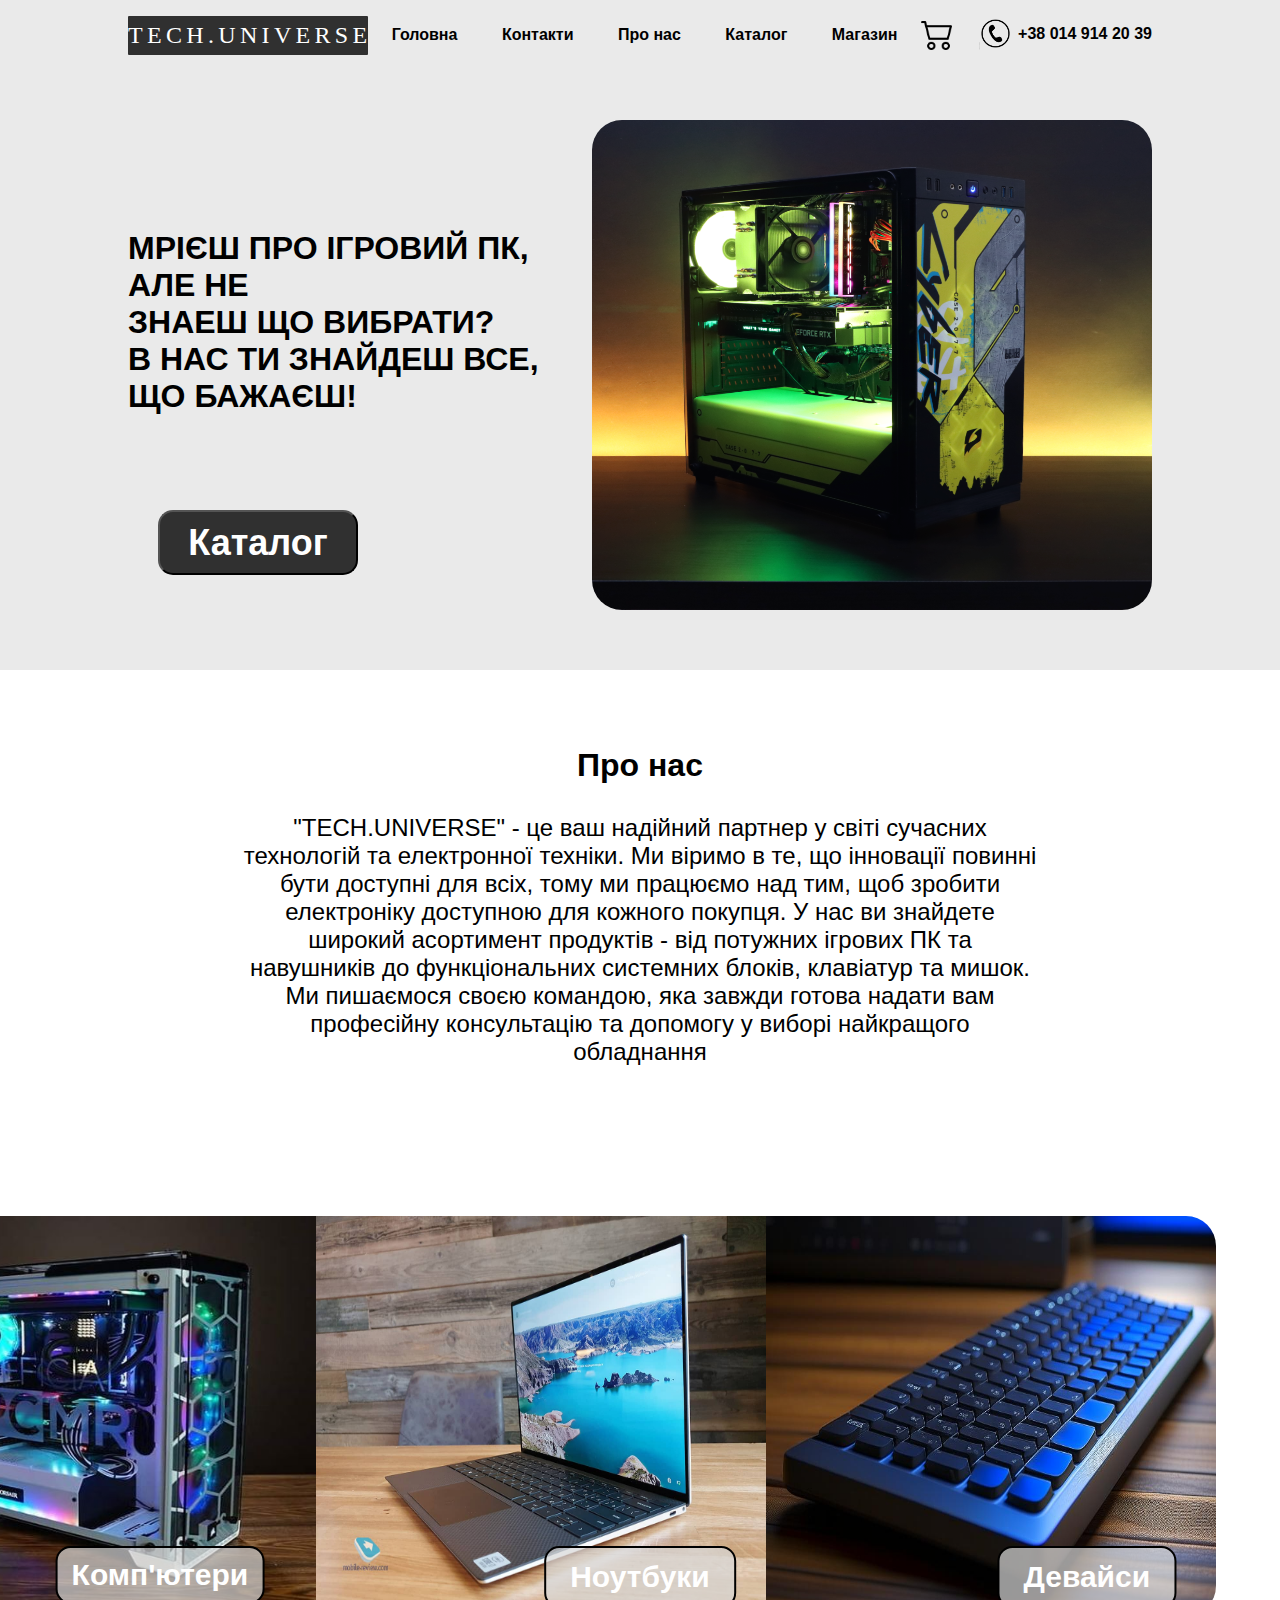
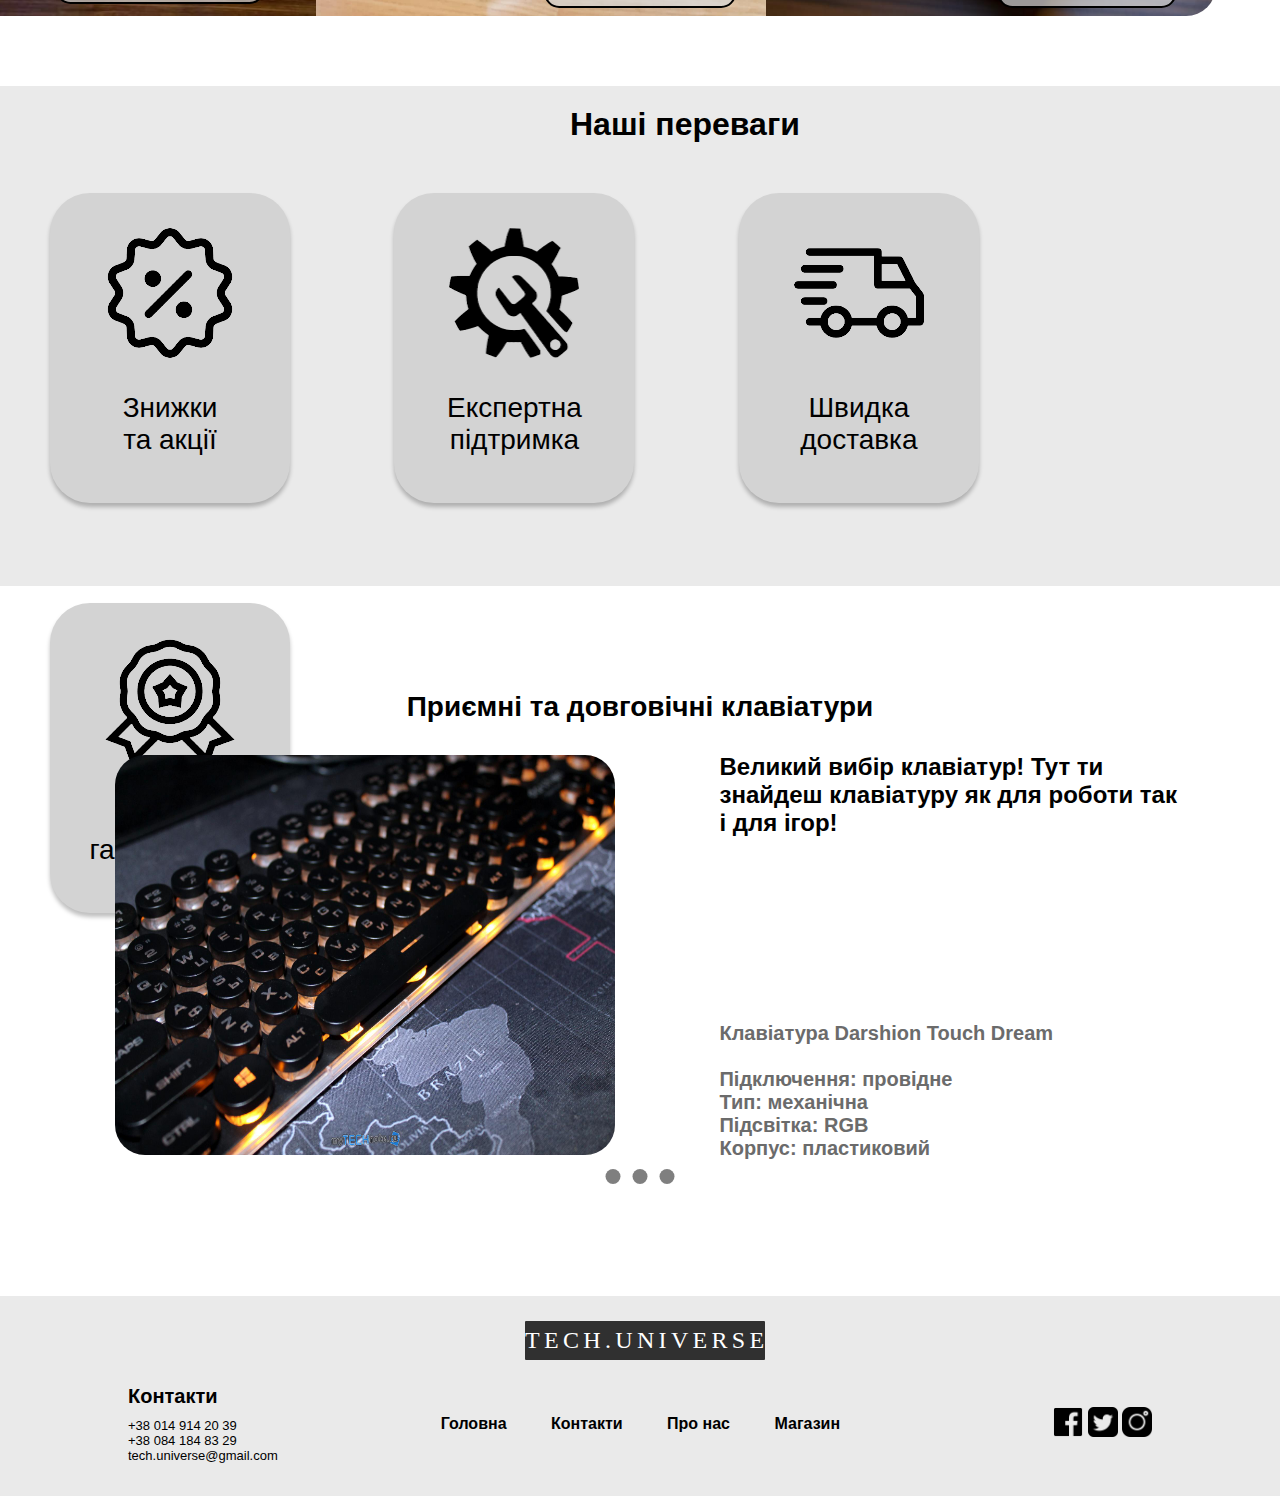
<file: TECH.UNIVERSE/index.html>
<!DOCTYPE html>
<html lang="en">

<head>
    <meta charset="UTF-8">
    <meta name="viewport" content="width=device-width, initial-scale=1.0">
    <title>Document</title>

    <link rel="stylesheet" href="styles/styles.css">
    <script src="scripts/main.js"></script>
</head>

<body>

    <!-- Header -->

    <header class="navbar">

        <div class="navbar-container">

            <span class="brand-container"><a href="#" class="navbar-brand">TECH.UNIVERSE</a></span>

            <div class="navbar-wrap">

                <ul class="navbar-menu">
                    <li><a href="#">Головна</a></li>
                    <li><a href="#">Контакти</a></li>
                    <li><a href="#">Про нас</a></li>
                    <li><a href="#">Каталог</a></li>
                    <li><a href="shop.html" target="_parent">Магазин</a></li>
                </ul>

            </div>

            <div class="navbar-right-menu">

                <a href="#" class="shop-icon"><img src="images/shop icon.png" alt="shop icon" width="33"
                        height="33"></a>
                <img class="phone-icon" src="images/phone icon.png" alt="phone icon" width="33" height="33">
                <p class="number-phone">+38 014 914 20 39</p>

            </div>

        </div>

    </header>






    <!-- Container Main 1 -->

    <div class="container-main-1">

        <div class="content-main-1">

            <img class="img-number-1" src="images/computer1.png" alt="photo">

            <div class="container-main-1-left-content">
                <p>МРІЄШ ПРО ІГРОВИЙ ПК, АЛЕ НЕ<br> ЗНАЕШ ЩО ВИБРАТИ?<br>В НАС ТИ ЗНАЙДЕШ ВСЕ,<br>ЩО БАЖАЄШ!</p>
                <button onclick="openShop()">Каталог</button>
            </div>

        </div>

    </div>





    <!-- Container Main 2 -->

    <div class="container-main-2">

        <div class="content-main-2">

            <h2>Про нас</h2>
            <p>"TECH.UNIVERSE" - це ваш надійний партнер у світі сучасних технологій та електронної техніки. Ми віримо в
                те,
                що інновації повинні бути доступні для всіх, тому ми працюємо над тим, щоб зробити електроніку доступною
                для
                кожного покупця. У нас ви знайдете широкий асортимент продуктів - від потужних ігрових ПК та навушників
                до
                функціональних системних блоків, клавіатур та мишок. Ми пишаємося своєю командою, яка завжди готова
                надати
                вам професійну консультацію та допомогу у виборі найкращого обладнання</p>
        </div>

    </div>





    <!-- Container Main 3 -->

    <div class="container-main-3">

        <div class="content-main-3">

            <div class="container-img">
                <img class="img-1" src="images/computer2.jpg" alt="computer1">
                <img class="img-2" src="images/laptops1.jpg" alt="laptops1">
                <img class="img-3" src="images/keyboard1.png" alt="keyboard4">
            </div>


            <div class="container-btn">
                <button onclick="openComputer()" class="btn-1">Комп'ютери</button>
                <button onclick="openLaptop()" class="btn-2">Ноутбуки</button>
                <button onclick="openKeyboard()" class="btn-3">Девайси</button>
            </div>

        </div>

    </div>





    <!-- Container Main 4 -->

    <div class="container-main-4">

        <div class="content-main-4">

            <h2>Наші переваги</h2>

            <div class="items-advantages">

                <div class="item-adv">
                    <img src="images/advantages-icon1.png" alt="advantages-icon1">
                    <p>Знижки<br>та акції</p>
                </div>

                <div class="item-adv">
                    <img src="images/advantages-item2.png" alt="advantages-icon2">
                    <p>Експертна<br>підтримка</p>
                </div>

                <div class="item-adv">
                    <img src="images/advantages-item3.png" alt="advantages-icon3">
                    <p>Швидка<br>доставка</p>
                </div>

                <div class="item-adv">
                    <img src="images/advantages-item4.png" alt="advantages-icon4">
                    <p>Якість<br>гарантована</p>
                </div>

            </div>

        </div>

    </div>






    <!-- Slider -->

    <div class="container-slider">

        <div class="slider middle">

            <div class="slides">

                <input type="radio" name="r" id="r1" checked>
                <input type="radio" name="r" id="r2">
                <input type="radio" name="r" id="r3">

                <div class="slide s1">

                    <h3 class="title-sliders">Приємні та довговічні клавіатури</h3>

                    <div class="content-all">

                        <img src="images/keyboard4.jpg" alt="keyboard4" class="img">

                        <div class="content-text">
                            <h2 class="h2-1-2">Великий вибір клавіатур! Тут ти <br>
                                знайдеш клавіатуру як для роботи так <br>
                                і для ігор!</h2>
                            <p>Клавіатура Darshion Touch Dream<br><br>
                                Підключення: провідне <br>
                                Тип: механічна <br>
                                Підсвітка: RGB <br>
                                Корпус: пластиковий</p>
                        </div>

                    </div>
                </div>

                <div class="slide">

                    <h3 class="title-sliders">Потужні та швидкі комп'ютери</h3>

                    <div class="content-all">

                        <img src="images/computer5.jpg" alt="computer5" class="img">

                        <div class="content-text">
                            <h2 class="h2-1-2">В нас найкрасивіші та найпотужніші <br>
                                комп'ютери з нівітніми відеокартами <br>
                                та процесорами!
                            </h2>
                            <p>Комп'ютер ARTLINE Gaming <br><br>
                                Процесор: Intel Core i7-13700F <br>
                                Відеокарта: GeForce RTX 4070 <br>
                                Об'єм оперативної пам'яті: 32 ГБ <br>
                                Охолодження: водяне</p>
                        </div>

                    </div>

                </div>

                <div class="slide">
                    <h3 class="title-sliders">Надійні та красиві комп'ютерні миші</h3>

                    <div class="content-all">
                        <img src="images/mice3.webp" alt="mice3" class="img">

                        <div class="content-text">
                            <h2 class="h2-3">Знаходь свій ідеальний спутник для <br>
                                роботи та гри – великий вибір <br>
                                надійних брендів комп'ютерних <br>
                                мишей, які не тільки дововічні, але й <br>
                                доступні для всіх бюджетів!</h2>
                            <p>Комп'ютерна мишка Motospeed V70 <br><br>
                                Підключення: провідне <br>
                                Розмір миші: велика <br>
                                Тип датчика: оптичний <br>
                                Довжина кабелю, м: 1.7</p>
                        </div>
                    </div>
                </div>

            </div>

            <div class="navigation">
                <label for="r1" class="bar"></label>
                <label for="r2" class="bar"></label>
                <label for="r3" class="bar"></label>
            </div>

        </div>

    </div>


    <!-- Flooter -->

    <div class="flooter">

        <div class="flooter-brand-container">
            <span class="brand-container"><a href="#" class="navbar-brand">TECH.UNIVERSE</a></span>
        </div>

        <div class="flooter-container">

            <div class="contact-container">
                <h3>Контакти</h3>
                <p>+38 014 914 20 39 <br>
                    +38 084 184 83 29 <br>
                    tech.universe@gmail.com</p>
            </div>

            <div class="navbar-wrap">
                <ul class="navbar-menu">
                    <li><a href="#">Головна</a></li>
                    <li><a href="#">Контакти</a></li>
                    <li><a href="#">Про нас</a></li>
                    <li><a href="#">Магазин</a></li>
                </ul>
            </div>

            <div class="icon-container">
                <img src="images/facebook icon.png" alt="facebook">
                <img src="images/twitter icon.png" alt="twitter">
                <img src="images/instagram icon.png" alt="instagram">
            </div>

        </div>

    </div>

</body>

</html>
</file>
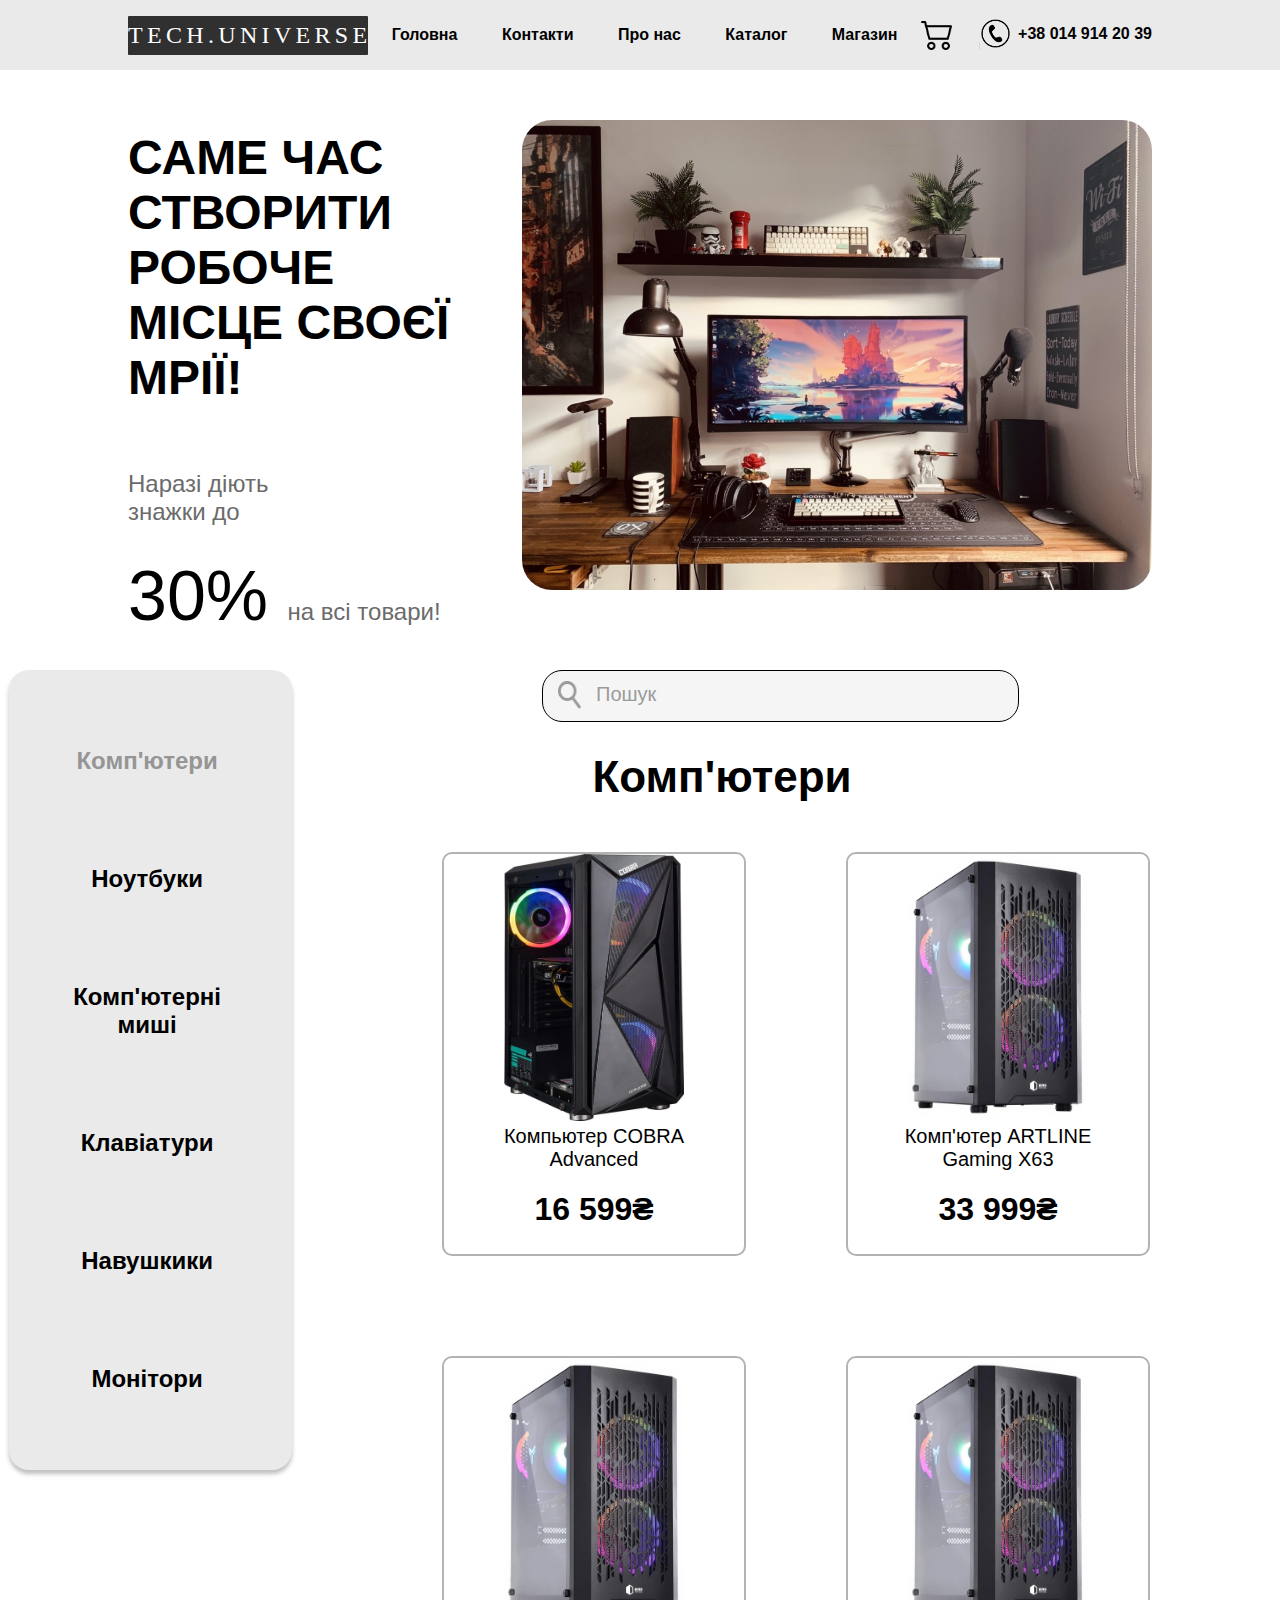
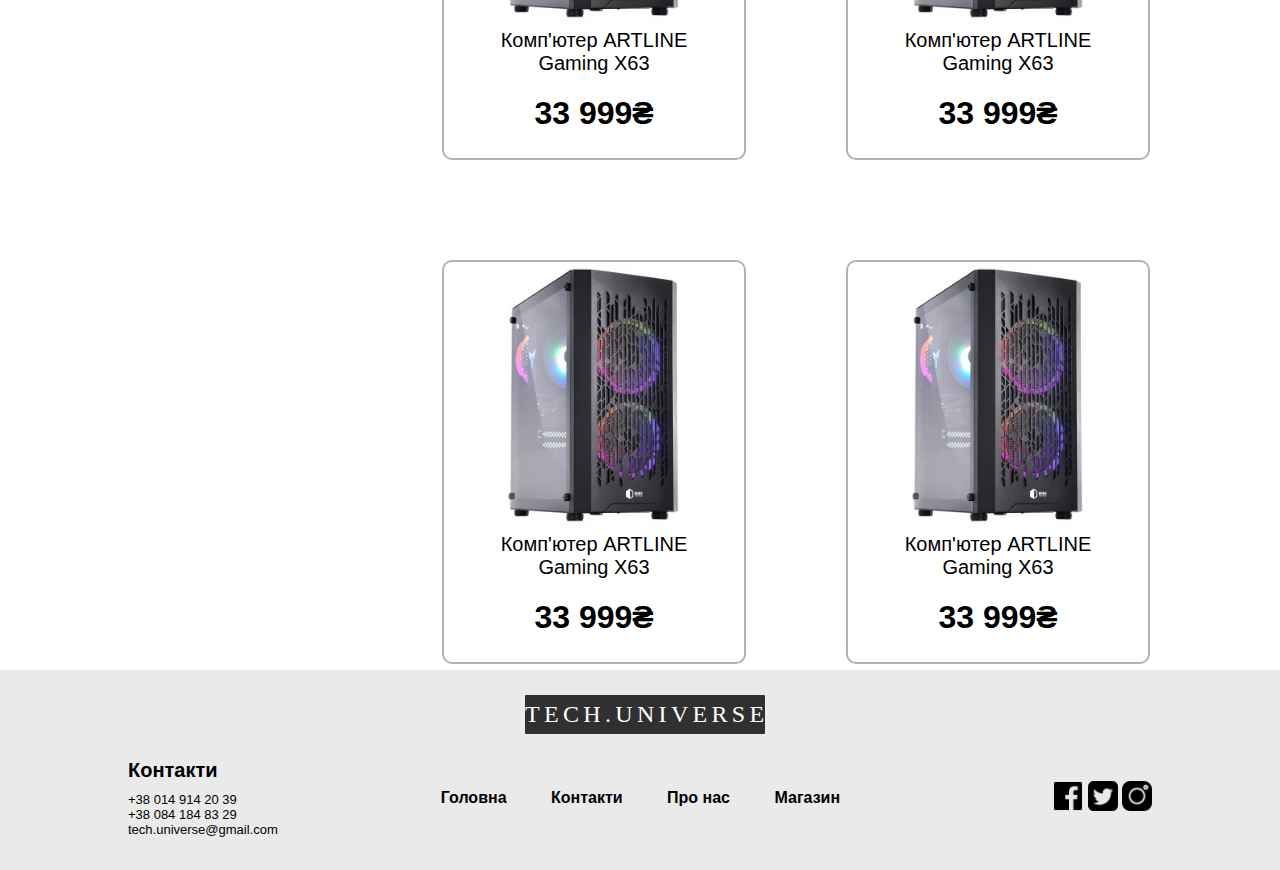
<file: TECH.UNIVERSE/computer.html>
<!DOCTYPE html>
<html lang="en">

<head>
    <meta charset="UTF-8">
    <meta name="viewport" content="width=device-width, initial-scale=1.0">
    <title>Document</title>

    <link rel="stylesheet" href="styles/styles-computer.css">
</head>

<body>

    <header class="navbar">

        <div class="navbar-container">

            <span class="brand-container"><a href="index.html" target="_parent"
                    class="navbar-brand">TECH.UNIVERSE</a></span>

            <div class="navbar-wrap">

                <ul class="navbar-menu">
                    <li><a href="index.html" target="_parent">Головна</a></li>
                    <li><a href="#">Контакти</a></li>
                    <li><a href="index.html" target="_parent">Про нас</a></li>
                    <li><a href="#">Каталог</a></li>
                    <li><a href="shop.html" target="_parent">Магазин</a></li>
                </ul>

            </div>

            <div class="navbar-right-menu">

                <a href="#" class="shop-icon"><img src="images/shop icon.png" alt="shop icon" width="33"
                        height="33"></a>
                <img class="phone-icon" src="images/phone icon.png" alt="phone icon" width="33" height="33">
                <p class="number-phone">+38 014 914 20 39</p>

            </div>

        </div>

    </header>


    <!-- Container Shop 1 -->

    <div class="container-main-1">

        <div class="content-main-1">

            <img class="img-number-1" src="images/comp-st.jpg" alt="photo">

            <div class="container-1-left-content">
                <p class="left-text-1">САМЕ ЧАС <br>
                    СТВОРИТИ РОБОЧЕ <br>
                    МІСЦЕ СВОЄЇ МРІЇ!</p>
                <p class="left-text-2">Наразі діють <br>
                    знажки до</p>
                <p class="left-text-3">30% <span>на всі товари!</span></p>
            </div>

        </div>

    </div>





    <!-- Container Shop 2 -->

    <div class="container-main-2">

        <div class="right-menu">

            <div class="search">
                <img src="images/lupa.png" alt="lupa">
                <p>Пошук</p>
            </div>

            <h2>Комп'ютери</h2>

            <div class="list-goods">

                <div class="item-list">

                    <div>
                        <img class="img-comp" src="images/computer3.png" alt="computer3">
                        <p class="item-info">Компьютер COBRA <br> Advanced</p>
                        <p class="item-price">16 599₴</p>
                    </div>

                    <div>
                        <img class="img-comp" src="images/computer4.png" alt="computer4">
                        <p class="item-info">Комп'ютер ARTLINE <br> Gaming X63</p>
                        <p class="item-price">33 999₴</p>
                    </div>

                </div>

                <div class="item-list">

                    <div>
                        <img class="img-comp" src="images/computer4.png" alt="computer4">
                        <p class="item-info">Комп'ютер ARTLINE <br> Gaming X63</p>
                        <p class="item-price">33 999₴</p>
                    </div>

                    <div>
                        <img class="img-comp" src="images/computer4.png" alt="computer4">
                        <p class="item-info">Комп'ютер ARTLINE <br> Gaming X63</p>
                        <p class="item-price">33 999₴</p>
                    </div>

                </div>

                <div class="item-list">

                    <div>
                        <img class="img-comp" src="images/computer4.png" alt="computer4">
                        <p class="item-info">Комп'ютер ARTLINE <br> Gaming X63</p>
                        <p class="item-price">33 999₴</p>
                    </div>

                    <div>
                        <img class="img-comp" src="images/computer4.png" alt="computer4">
                        <p class="item-info">Комп'ютер ARTLINE <br> Gaming X63</p>
                        <p class="item-price">33 999₴</p>
                    </div>
                </div>

            </div>

        </div>

        <div class="left-menu">
            <ul class="list-left-menu">
                <li><a href="#"><span>Комп'ютери</span></a></li>
                <li><a href="laptop.html" target="_parent">Ноутбуки</a></li>
                <li><a href="mice.html" target="_parent">Комп'ютерні миші</a></li>
                <li><a href="keyboard.html" target="_parent">Клавіатури</a></li>
                <li><a href="headphone.html" target="_parent">Навушкики</a></li>
                <li><a href="monitor.html" target="_parent">Монітори</a></li>
            </ul>
        </div>

    </div>






    <!-- Flooter -->

    <div class="flooter">

        <div class="flooter-brand-container">
            <span class="brand-container"><a href="#" class="navbar-brand">TECH.UNIVERSE</a></span>
        </div>

        <div class="flooter-container">

            <div class="contact-container">
                <h3>Контакти</h3>
                <p>+38 014 914 20 39 <br>
                    +38 084 184 83 29 <br>
                    tech.universe@gmail.com</p>
            </div>

            <div class="navbar-wrap">
                <ul class="navbar-menu">
                    <li><a href="#">Головна</a></li>
                    <li><a href="#">Контакти</a></li>
                    <li><a href="#">Про нас</a></li>
                    <li><a href="#">Магазин</a></li>
                </ul>
            </div>

            <div class="icon-container">
                <img src="images/facebook icon.png" alt="facebook">
                <img src="images/twitter icon.png" alt="twitter">
                <img src="images/instagram icon.png" alt="instagram">
            </div>

        </div>

    </div>

</body>

</html>
</file>
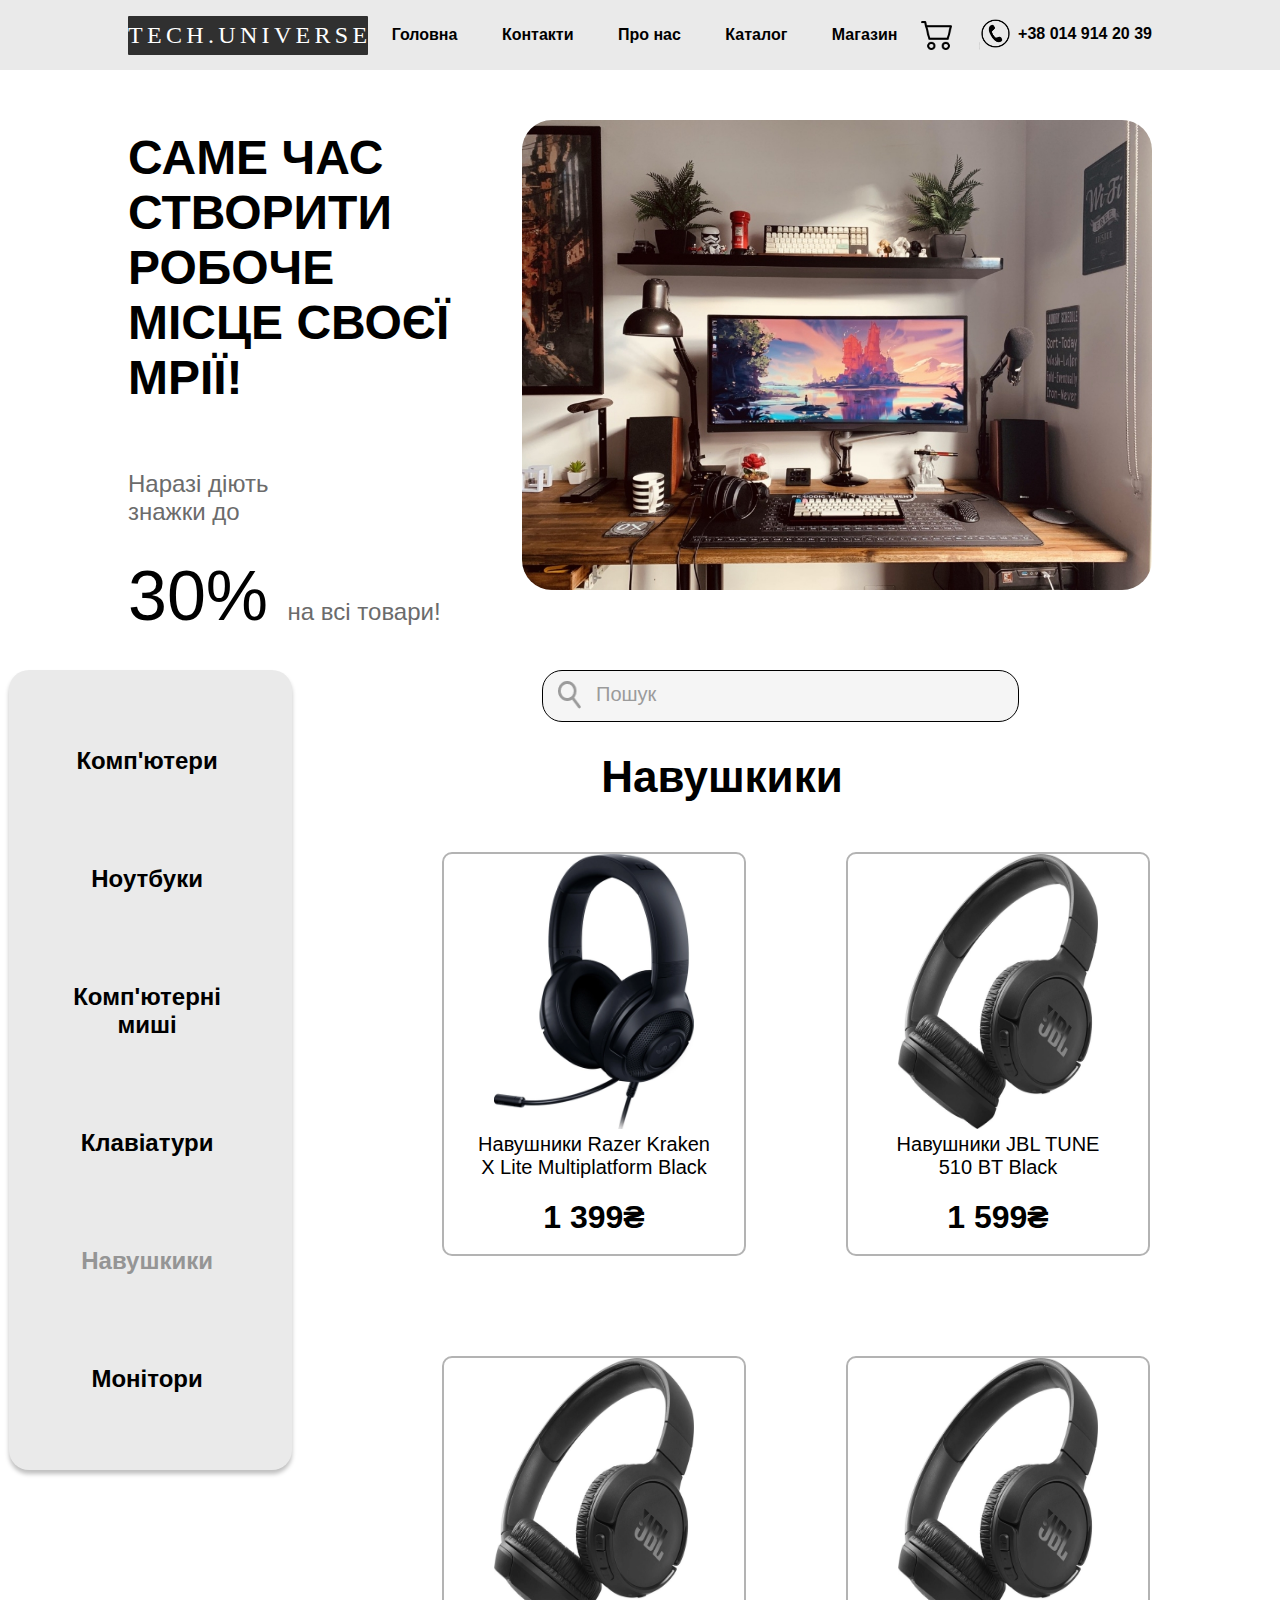
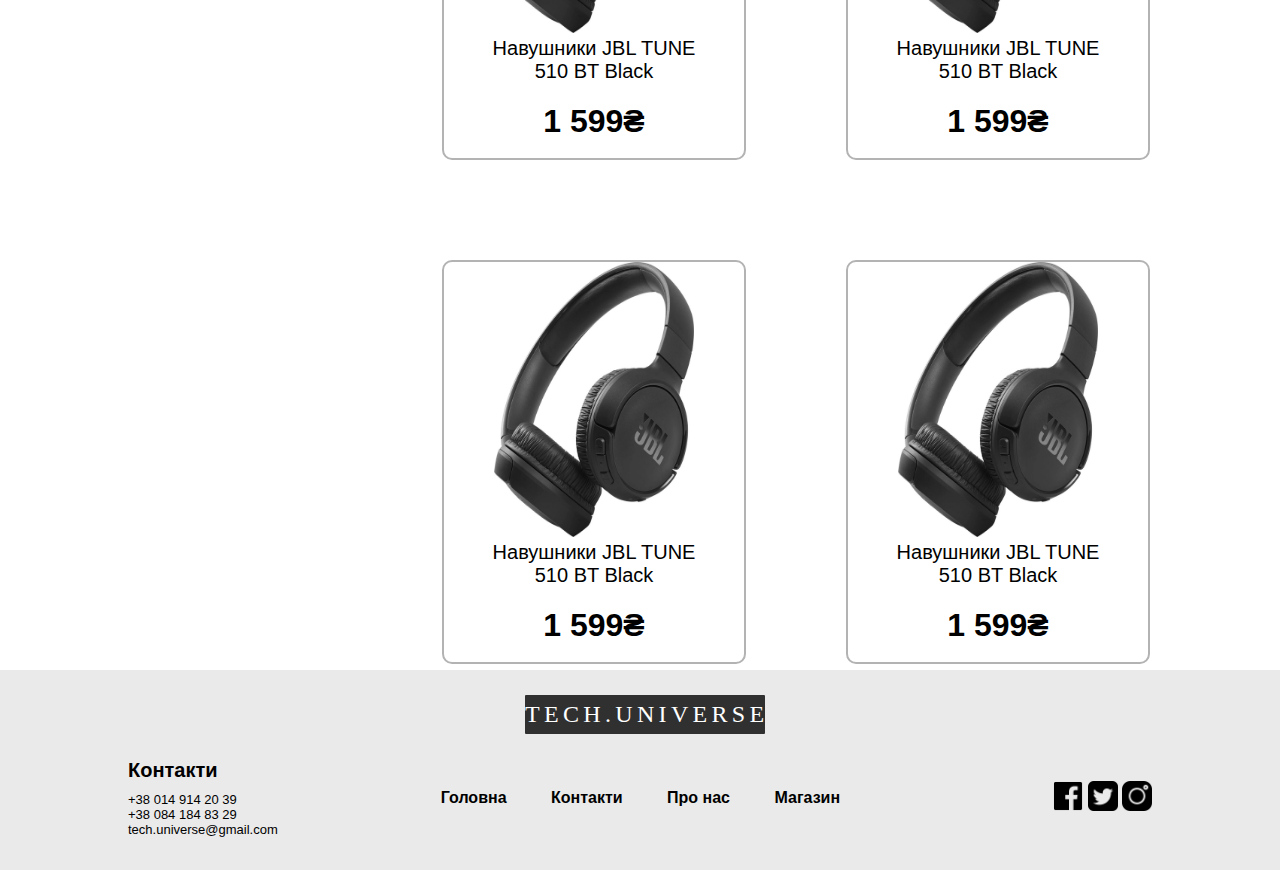
<file: TECH.UNIVERSE/headphone.html>
<!DOCTYPE html>
<html lang="en">

<head>
    <meta charset="UTF-8">
    <meta name="viewport" content="width=device-width, initial-scale=1.0">
    <title>Document</title>

    <link rel="stylesheet" href="styles/styles-headphone.css">
</head>

<body>

    <header class="navbar">

        <div class="navbar-container">

            <span class="brand-container"><a href="index.html" target="_parent"
                    class="navbar-brand">TECH.UNIVERSE</a></span>

            <div class="navbar-wrap">

                <ul class="navbar-menu">
                    <li><a href="index.html" target="_parent">Головна</a></li>
                    <li><a href="#">Контакти</a></li>
                    <li><a href="index.html" target="_parent">Про нас</a></li>
                    <li><a href="#">Каталог</a></li>
                    <li><a href="shop.html" target="_parent">Магазин</a></li>
                </ul>

            </div>

            <div class="navbar-right-menu">

                <a href="#" class="shop-icon"><img src="images/shop icon.png" alt="shop icon" width="33"
                        height="33"></a>
                <img class="phone-icon" src="images/phone icon.png" alt="phone icon" width="33" height="33">
                <p class="number-phone">+38 014 914 20 39</p>

            </div>

        </div>

    </header>


    <!-- Container Shop 1 -->

    <div class="container-main-1">

        <div class="content-main-1">

            <img class="img-number-1" src="images/comp-st.jpg" alt="photo">

            <div class="container-1-left-content">
                <p class="left-text-1">САМЕ ЧАС <br>
                    СТВОРИТИ РОБОЧЕ <br>
                    МІСЦЕ СВОЄЇ МРІЇ!</p>
                <p class="left-text-2">Наразі діють <br>
                    знажки до</p>
                <p class="left-text-3">30% <span>на всі товари!</span></p>
            </div>

        </div>

    </div>





    <!-- Container Shop 2 -->

    <div class="container-main-2">

        <div class="right-menu">

            <div class="search">
                <img src="images/lupa.png" alt="lupa">
                <p>Пошук</p>
            </div>

            <h2>Навушкики</h2>

            <div class="list-goods">

                <div class="item-list">

                    <div>
                        <img class="img-headp" src="images/headphone1.png" alt="headphone1">
                        <p class="item-info">Навушники Razer Kraken <br> X Lite Multiplatform Black</p>
                        <p class="item-price">1 399₴</p>
                    </div>

                    <div>
                        <img class="img-headp" src="images/headphone2.png" alt="headphone2">
                        <p class="item-info">Навушники JBL TUNE <br> 510 BT Black</p>
                        <p class="item-price">1 599₴</p>
                    </div>

                </div>

                <div class="item-list">

                    <div>
                        <img class="img-headp" src="images/headphone2.png" alt="headphone2">
                        <p class="item-info">Навушники JBL TUNE <br> 510 BT Black</p>
                        <p class="item-price">1 599₴</p>
                    </div>

                    <div>
                        <img class="img-headp" src="images/headphone2.png" alt="headphone2">
                        <p class="item-info">Навушники JBL TUNE <br> 510 BT Black</p>
                        <p class="item-price">1 599₴</p>
                    </div>

                </div>

                <div class="item-list">

                    <div>
                        <img class="img-headp" src="images/headphone2.png" alt="headphone2">
                        <p class="item-info">Навушники JBL TUNE <br> 510 BT Black</p>
                        <p class="item-price">1 599₴</p>
                    </div>

                    <div>
                        <img class="img-headp" src="images/headphone2.png" alt="headphone2">
                        <p class="item-info">Навушники JBL TUNE <br> 510 BT Black</p>
                        <p class="item-price">1 599₴</p>
                    </div>
                </div>

            </div>

        </div>

        <div class="left-menu">
            <ul class="list-left-menu">
                <li><a href="computer.html" target="_parent">Комп'ютери</a></li>
                <li><a href="laptop.html" target="_parent">Ноутбуки</a></li>
                <li><a href="mice.html" target="_parent">Комп'ютерні миші</a></li>
                <li><a href="keyboard.html" target="_parent">Клавіатури</a></li>
                <li><a href="#"><span>Навушкики</span></a></li>
                <li><a href="monitor.html" target="_parent">Монітори</a></li>
            </ul>
        </div>

    </div>






    <!-- Flooter -->

    <div class="flooter">

        <div class="flooter-brand-container">
            <span class="brand-container"><a href="#" class="navbar-brand">TECH.UNIVERSE</a></span>
        </div>

        <div class="flooter-container">

            <div class="contact-container">
                <h3>Контакти</h3>
                <p>+38 014 914 20 39 <br>
                    +38 084 184 83 29 <br>
                    tech.universe@gmail.com</p>
            </div>

            <div class="navbar-wrap">
                <ul class="navbar-menu">
                    <li><a href="#">Головна</a></li>
                    <li><a href="#">Контакти</a></li>
                    <li><a href="#">Про нас</a></li>
                    <li><a href="#">Магазин</a></li>
                </ul>
            </div>

            <div class="icon-container">
                <img src="images/facebook icon.png" alt="facebook">
                <img src="images/twitter icon.png" alt="twitter">
                <img src="images/instagram icon.png" alt="instagram">
            </div>

        </div>

    </div>

</body>

</html>
</file>
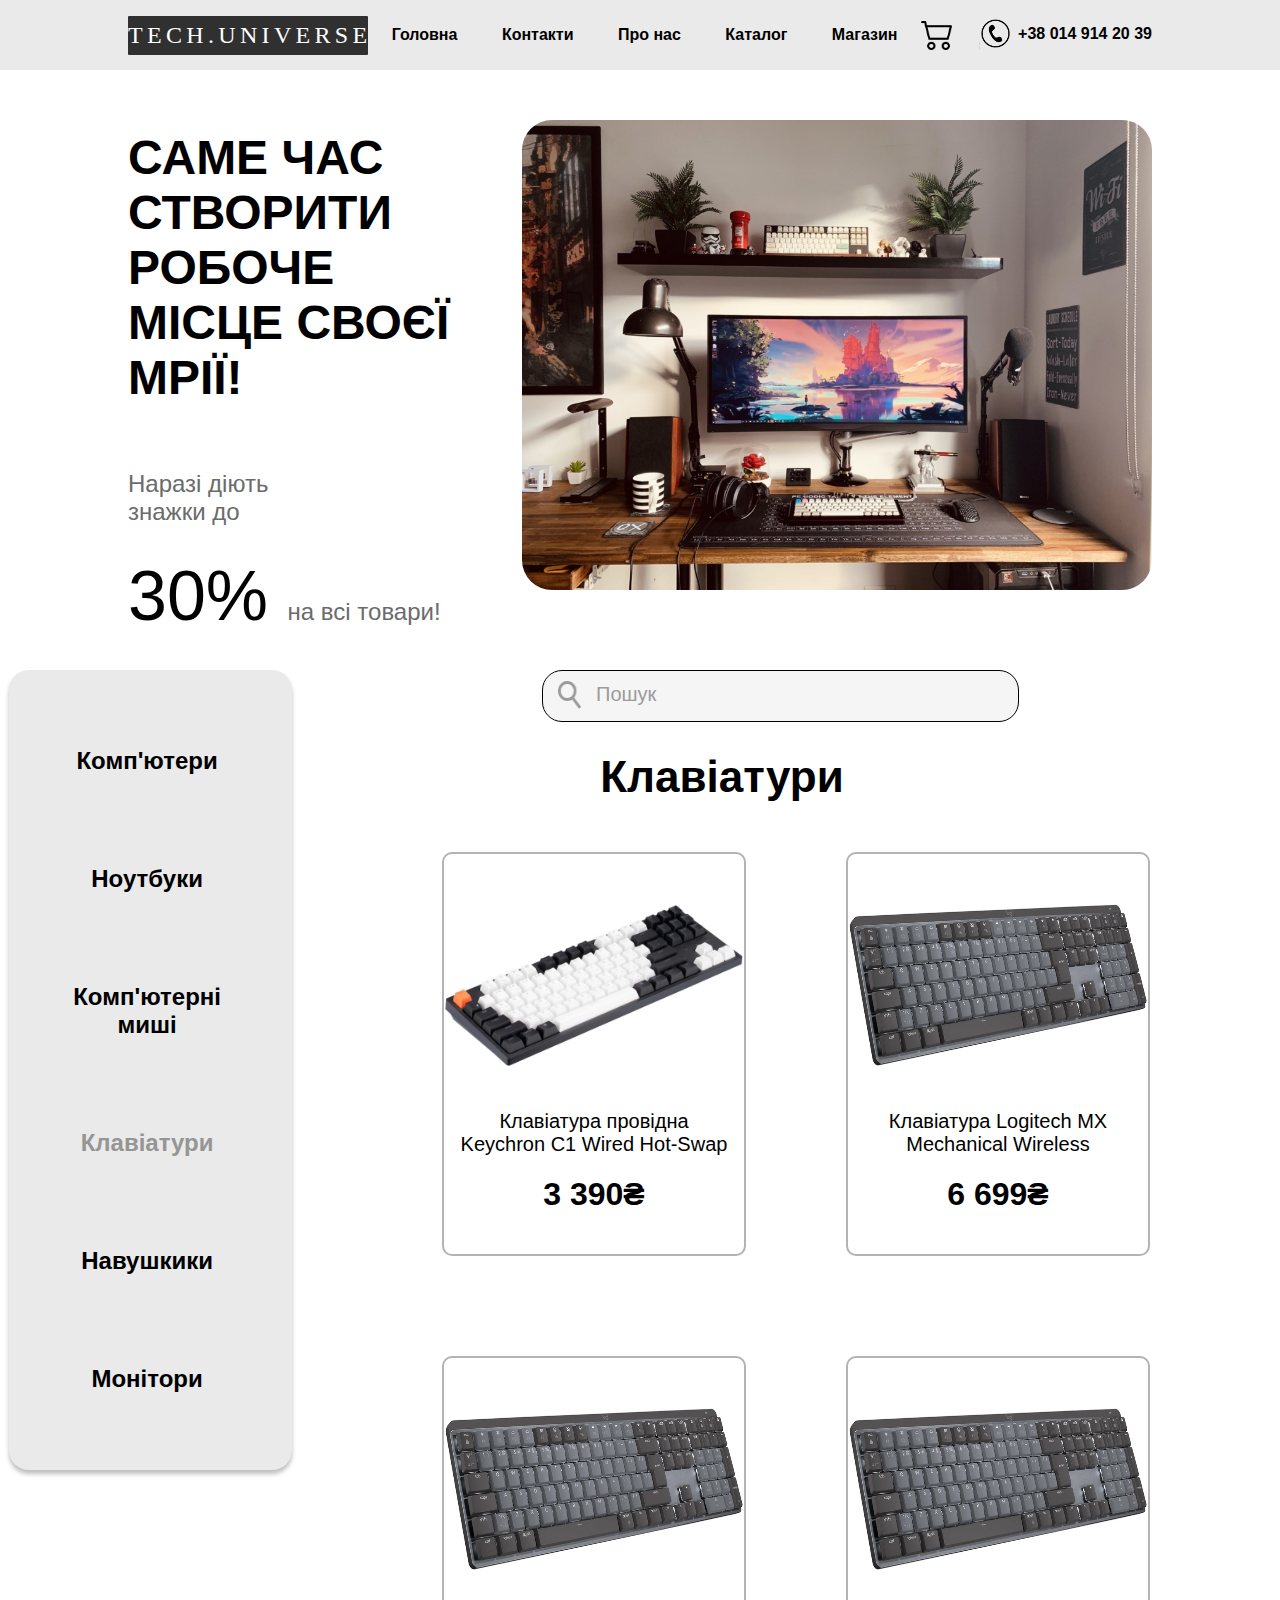
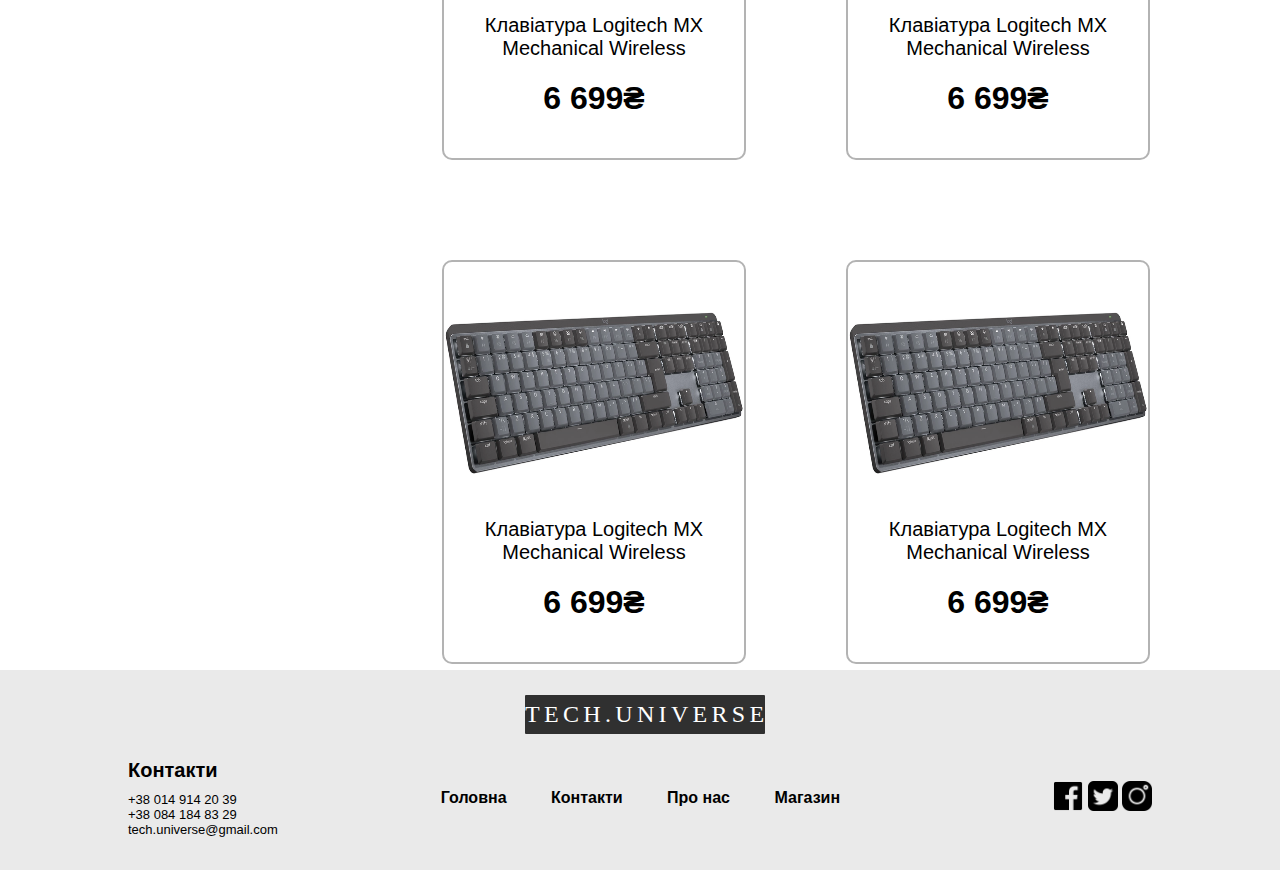
<file: TECH.UNIVERSE/keyboard.html>
<!DOCTYPE html>
<html lang="en">

<head>
    <meta charset="UTF-8">
    <meta name="viewport" content="width=device-width, initial-scale=1.0">
    <title>Document</title>

    <link rel="stylesheet" href="styles/styles-keyboard.css">
</head>

<body>

    <header class="navbar">

        <div class="navbar-container">

            <span class="brand-container"><a href="index.html" target="_parent"
                    class="navbar-brand">TECH.UNIVERSE</a></span>

            <div class="navbar-wrap">

                <ul class="navbar-menu">
                    <li><a href="index.html" target="_parent">Головна</a></li>
                    <li><a href="#">Контакти</a></li>
                    <li><a href="index.html" target="_parent">Про нас</a></li>
                    <li><a href="#">Каталог</a></li>
                    <li><a href="shop.html" target="_parent">Магазин</a></li>
                </ul>

            </div>

            <div class="navbar-right-menu">

                <a href="#" class="shop-icon"><img src="images/shop icon.png" alt="shop icon" width="33"
                        height="33"></a>
                <img class="phone-icon" src="images/phone icon.png" alt="phone icon" width="33" height="33">
                <p class="number-phone">+38 014 914 20 39</p>

            </div>

        </div>

    </header>


    <!-- Container Shop 1 -->

    <div class="container-main-1">

        <div class="content-main-1">

            <img class="img-number-1" src="images/comp-st.jpg" alt="photo">

            <div class="container-1-left-content">
                <p class="left-text-1">САМЕ ЧАС <br>
                    СТВОРИТИ РОБОЧЕ <br>
                    МІСЦЕ СВОЄЇ МРІЇ!</p>
                <p class="left-text-2">Наразі діють <br>
                    знажки до</p>
                <p class="left-text-3">30% <span>на всі товари!</span></p>
            </div>

        </div>

    </div>





    <!-- Container Shop 2 -->

    <div class="container-main-2">

        <div class="right-menu">

            <div class="search">
                <img src="images/lupa.png" alt="lupa">
                <p>Пошук</p>
            </div>

            <h2>Клавіатури</h2>

            <div class="list-goods">

                <div class="item-list">

                    <div>
                        <img class="img-keybd" src="images/keyboard2.webp" alt="keyboard2">
                        <p class="item-info-keybd">Клавіатура провідна <br> Keychron C1 Wired Hot-Swap</p>
                        <p class="item-price">3 390₴</p>
                    </div>

                    <div>
                        <img class="img-keybd" src="images/keyboard3.webp" alt="keyboard3">
                        <p class="item-info-keybd">Клавіатура Logitech MX <br> Mechanical Wireless</p>
                        <p class="item-price">6 699₴</p>
                    </div>

                </div>

                <div class="item-list">

                    <div>
                        <img class="img-keybd" src="images/keyboard3.webp" alt="keyboard3">
                        <p class="item-info-keybd">Клавіатура Logitech MX <br> Mechanical Wireless</p>
                        <p class="item-price">6 699₴</p>
                    </div>

                    <div>
                        <img class="img-keybd" src="images/keyboard3.webp" alt="keyboard3">
                        <p class="item-info-keybd">Клавіатура Logitech MX <br> Mechanical Wireless</p>
                        <p class="item-price">6 699₴</p>
                    </div>

                </div>

                <div class="item-list">

                    <div>
                        <img class="img-keybd" src="images/keyboard3.webp" alt="keyboard3">
                        <p class="item-info-keybd">Клавіатура Logitech MX <br> Mechanical Wireless</p>
                        <p class="item-price">6 699₴</p>
                    </div>

                    <div>
                        <img class="img-keybd" src="images/keyboard3.webp" alt="keyboard3">
                        <p class="item-info-keybd">Клавіатура Logitech MX <br> Mechanical Wireless</p>
                        <p class="item-price">6 699₴</p>
                    </div>
                </div>

            </div>

        </div>

        <div class="left-menu">
            <ul class="list-left-menu">
                <li><a href="computer.html" target="_parent">Комп'ютери</a></li>
                <li><a href="laptop.html" target="_parent">Ноутбуки</a></li>
                <li><a href="mice.html" target="_parent">Комп'ютерні миші</a></li>
                <li><a href="#"><span>Клавіатури</span></a></li>
                <li><a href="headphone.html" target="_parent">Навушкики</a></li>
                <li><a href="monitor.html" target="_parent">Монітори</a></li>
            </ul>
        </div>

    </div>






    <!-- Flooter -->

    <div class="flooter">

        <div class="flooter-brand-container">
            <span class="brand-container"><a href="#" class="navbar-brand">TECH.UNIVERSE</a></span>
        </div>

        <div class="flooter-container">

            <div class="contact-container">
                <h3>Контакти</h3>
                <p>+38 014 914 20 39 <br>
                    +38 084 184 83 29 <br>
                    tech.universe@gmail.com</p>
            </div>

            <div class="navbar-wrap">
                <ul class="navbar-menu">
                    <li><a href="#">Головна</a></li>
                    <li><a href="#">Контакти</a></li>
                    <li><a href="#">Про нас</a></li>
                    <li><a href="#">Магазин</a></li>
                </ul>
            </div>

            <div class="icon-container">
                <img src="images/facebook icon.png" alt="facebook">
                <img src="images/twitter icon.png" alt="twitter">
                <img src="images/instagram icon.png" alt="instagram">
            </div>

        </div>

    </div>

</body>

</html>
</file>
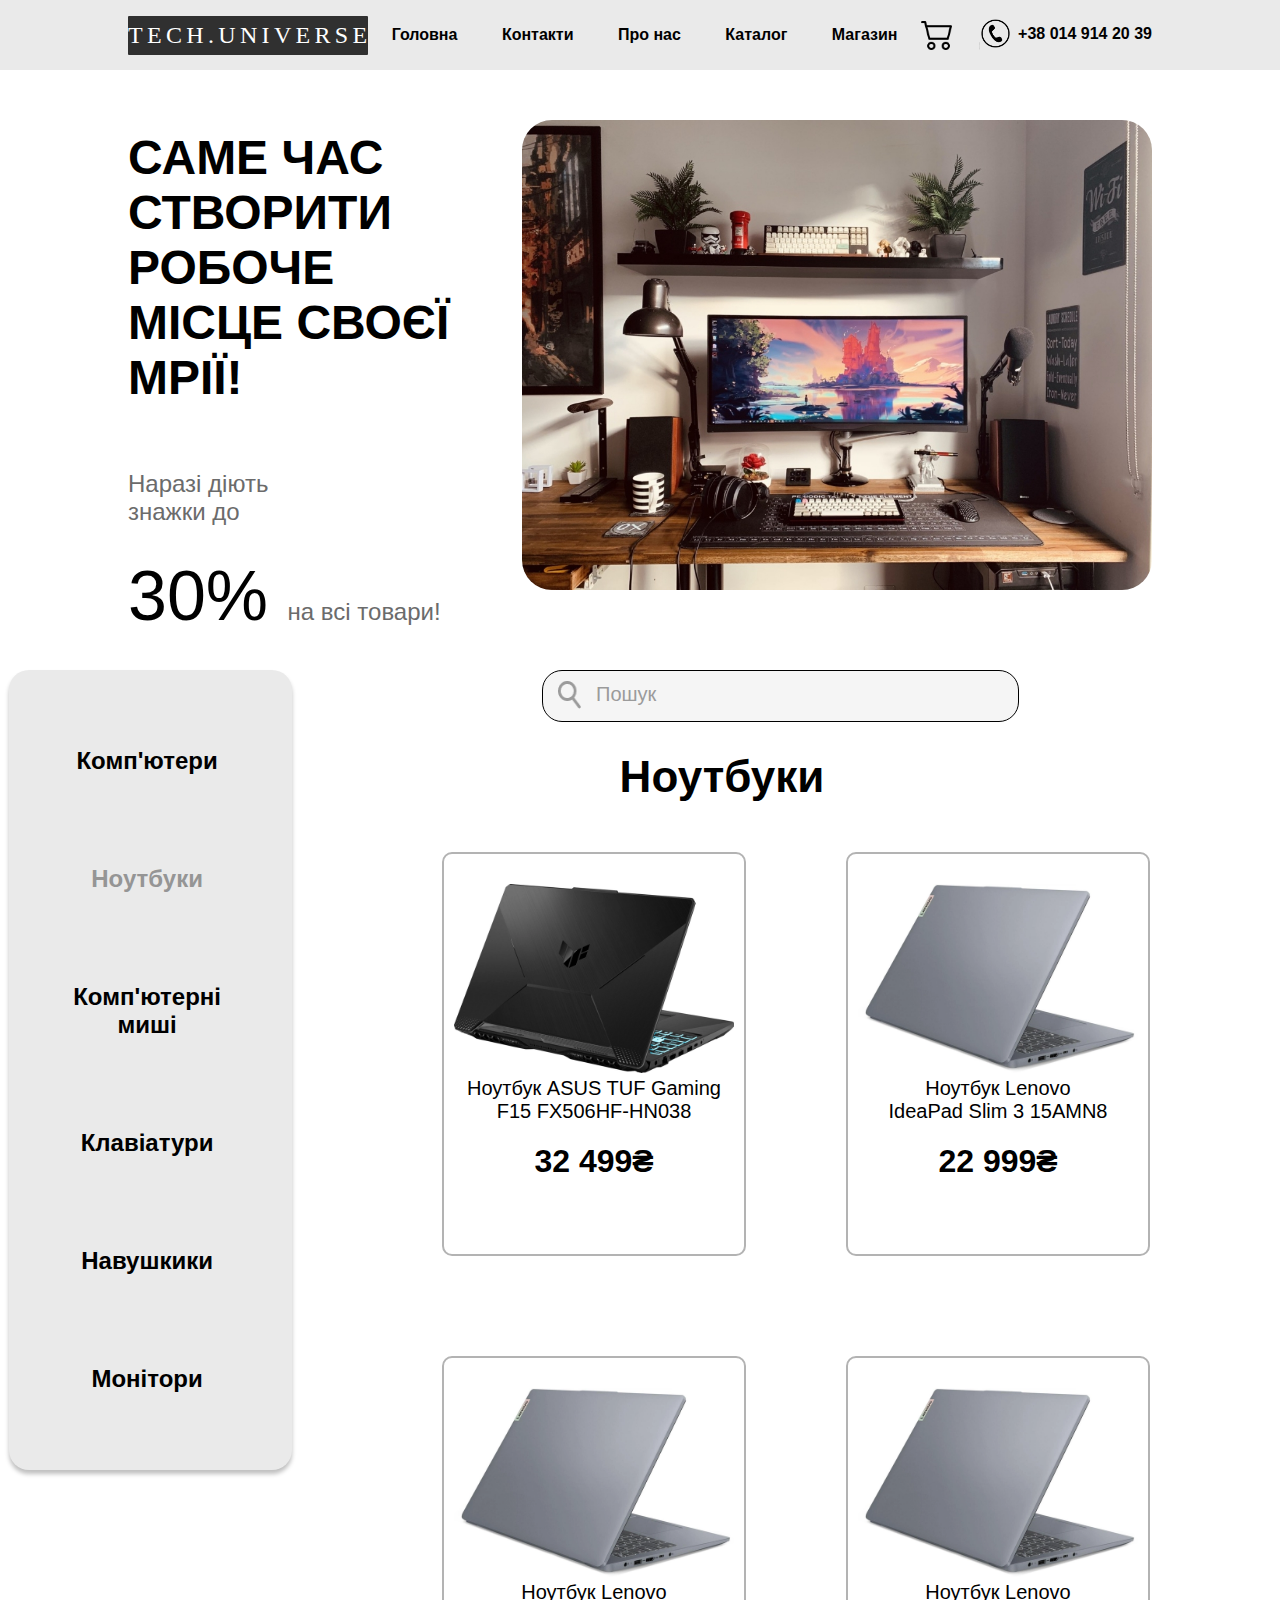
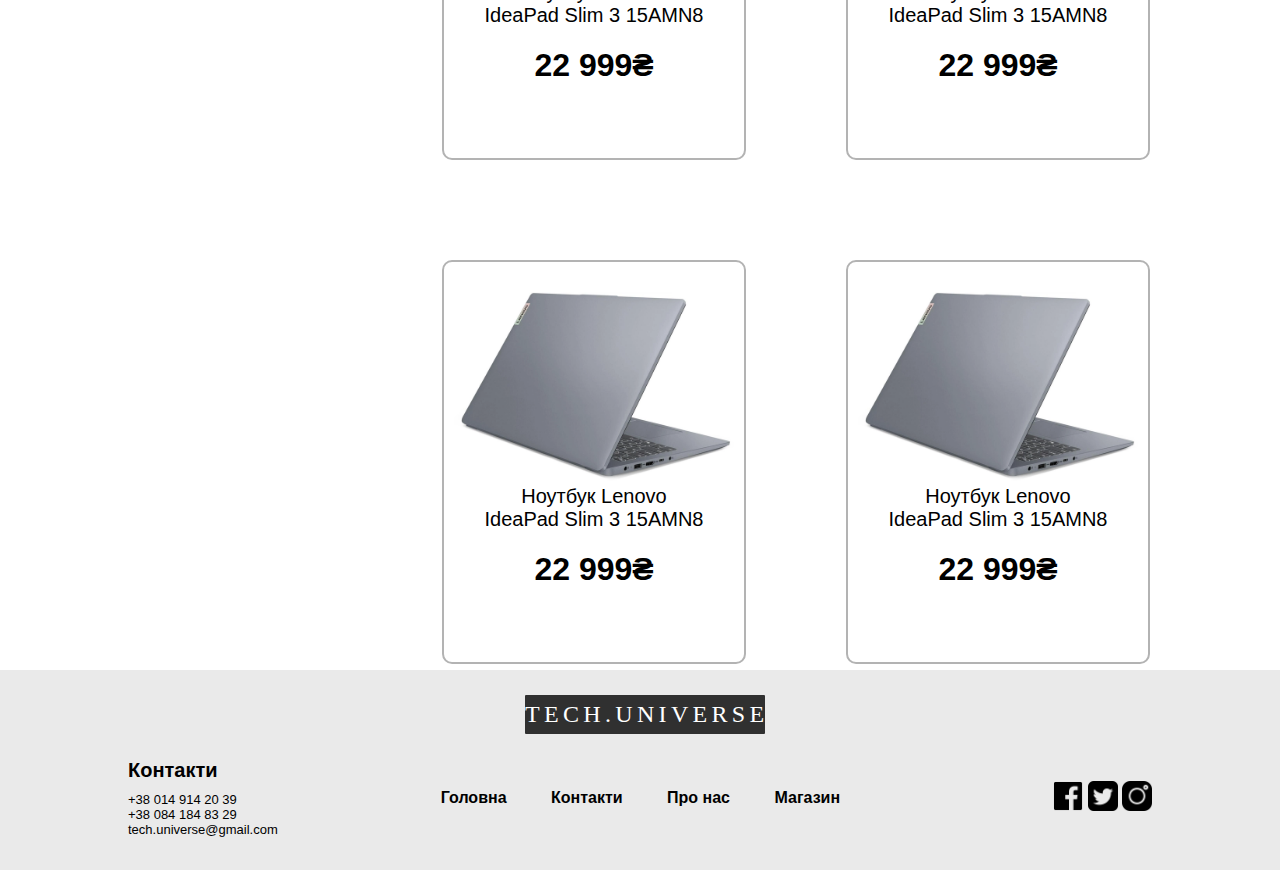
<file: TECH.UNIVERSE/laptop.html>
<!DOCTYPE html>
<html lang="en">

<head>
    <meta charset="UTF-8">
    <meta name="viewport" content="width=device-width, initial-scale=1.0">
    <title>Document</title>

    <link rel="stylesheet" href="styles/styles-laptop.css">
</head>

<body>

    <header class="navbar">

        <div class="navbar-container">

            <span class="brand-container"><a href="index.html" target="_parent"
                    class="navbar-brand">TECH.UNIVERSE</a></span>

            <div class="navbar-wrap">

                <ul class="navbar-menu">
                    <li><a href="index.html" target="_parent">Головна</a></li>
                    <li><a href="#">Контакти</a></li>
                    <li><a href="index.html" target="_parent">Про нас</a></li>
                    <li><a href="#">Каталог</a></li>
                    <li><a href="shop.html" target="_parent">Магазин</a></li>
                </ul>

            </div>

            <div class="navbar-right-menu">

                <a href="#" class="shop-icon"><img src="images/shop icon.png" alt="shop icon" width="33"
                        height="33"></a>
                <img class="phone-icon" src="images/phone icon.png" alt="phone icon" width="33" height="33">
                <p class="number-phone">+38 014 914 20 39</p>

            </div>

        </div>

    </header>


    <!-- Container Shop 1 -->

    <div class="container-main-1">

        <div class="content-main-1">

            <img class="img-number-1" src="images/comp-st.jpg" alt="photo">

            <div class="container-1-left-content">
                <p class="left-text-1">САМЕ ЧАС <br>
                    СТВОРИТИ РОБОЧЕ <br>
                    МІСЦЕ СВОЄЇ МРІЇ!</p>
                <p class="left-text-2">Наразі діють <br>
                    знажки до</p>
                <p class="left-text-3">30% <span>на всі товари!</span></p>
            </div>

        </div>

    </div>





    <!-- Container Shop 2 -->

    <div class="container-main-2">

        <div class="right-menu">

            <div class="search">
                <img src="images/lupa.png" alt="lupa">
                <p>Пошук</p>
            </div>

            <h2>Ноутбуки</h2>

            <div class="list-goods">

                <div class="item-list">

                    <div>
                        <img class="img-lapt" src="images/laptops2.webp" alt="laptops2">
                        <p class="item-info">Ноутбук ASUS TUF Gaming <br> F15 FX506HF-HN038</p>
                        <p class="item-price">32 499₴</p>
                    </div>

                    <div>
                        <img class="img-lapt" src="images/laptops3.webp" alt="laptops3">
                        <p class="item-info">Ноутбук Lenovo <br> IdeaPad Slim 3 15AMN8</p>
                        <p class="item-price">22 999₴</p>
                    </div>

                </div>

                <div class="item-list">

                    <div>
                        <img class="img-lapt" src="images/laptops3.webp" alt="laptops3">
                        <p class="item-info">Ноутбук Lenovo <br> IdeaPad Slim 3 15AMN8</p>
                        <p class="item-price">22 999₴</p>
                    </div>

                    <div>
                        <img class="img-lapt" src="images/laptops3.webp" alt="laptops3">
                        <p class="item-info">Ноутбук Lenovo <br> IdeaPad Slim 3 15AMN8</p>
                        <p class="item-price">22 999₴</p>
                    </div>

                </div>

                <div class="item-list">

                    <div>
                        <img class="img-lapt" src="images/laptops3.webp" alt="laptops3">
                        <p class="item-info">Ноутбук Lenovo <br> IdeaPad Slim 3 15AMN8</p>
                        <p class="item-price">22 999₴</p>
                    </div>

                    <div>
                        <img class="img-lapt" src="images/laptops3.webp" alt="laptops3">
                        <p class="item-info">Ноутбук Lenovo <br> IdeaPad Slim 3 15AMN8</p>
                        <p class="item-price">22 999₴</p>
                    </div>
                </div>

            </div>

        </div>

        <div class="left-menu">
            <ul class="list-left-menu">
                <li><a href="computer.html" target="_parent">Комп'ютери</a></li>
                <li><a href="#"><span>Ноутбуки</span></a></li>
                <li><a href="mice.html" target="_parent">Комп'ютерні миші</a></li>
                <li><a href="keyboard.html" target="_parent">Клавіатури</a></li>
                <li><a href="headphone.html" target="_parent">Навушкики</a></li>
                <li><a href="monitor.html" target="_parent">Монітори</a></li>
            </ul>
        </div>

    </div>






    <!-- Flooter -->

    <div class="flooter">

        <div class="flooter-brand-container">
            <span class="brand-container"><a href="#" class="navbar-brand">TECH.UNIVERSE</a></span>
        </div>

        <div class="flooter-container">

            <div class="contact-container">
                <h3>Контакти</h3>
                <p>+38 014 914 20 39 <br>
                    +38 084 184 83 29 <br>
                    tech.universe@gmail.com</p>
            </div>

            <div class="navbar-wrap">
                <ul class="navbar-menu">
                    <li><a href="#">Головна</a></li>
                    <li><a href="#">Контакти</a></li>
                    <li><a href="#">Про нас</a></li>
                    <li><a href="#">Магазин</a></li>
                </ul>
            </div>

            <div class="icon-container">
                <img src="images/facebook icon.png" alt="facebook">
                <img src="images/twitter icon.png" alt="twitter">
                <img src="images/instagram icon.png" alt="instagram">
            </div>

        </div>

    </div>

</body>

</html>
</file>
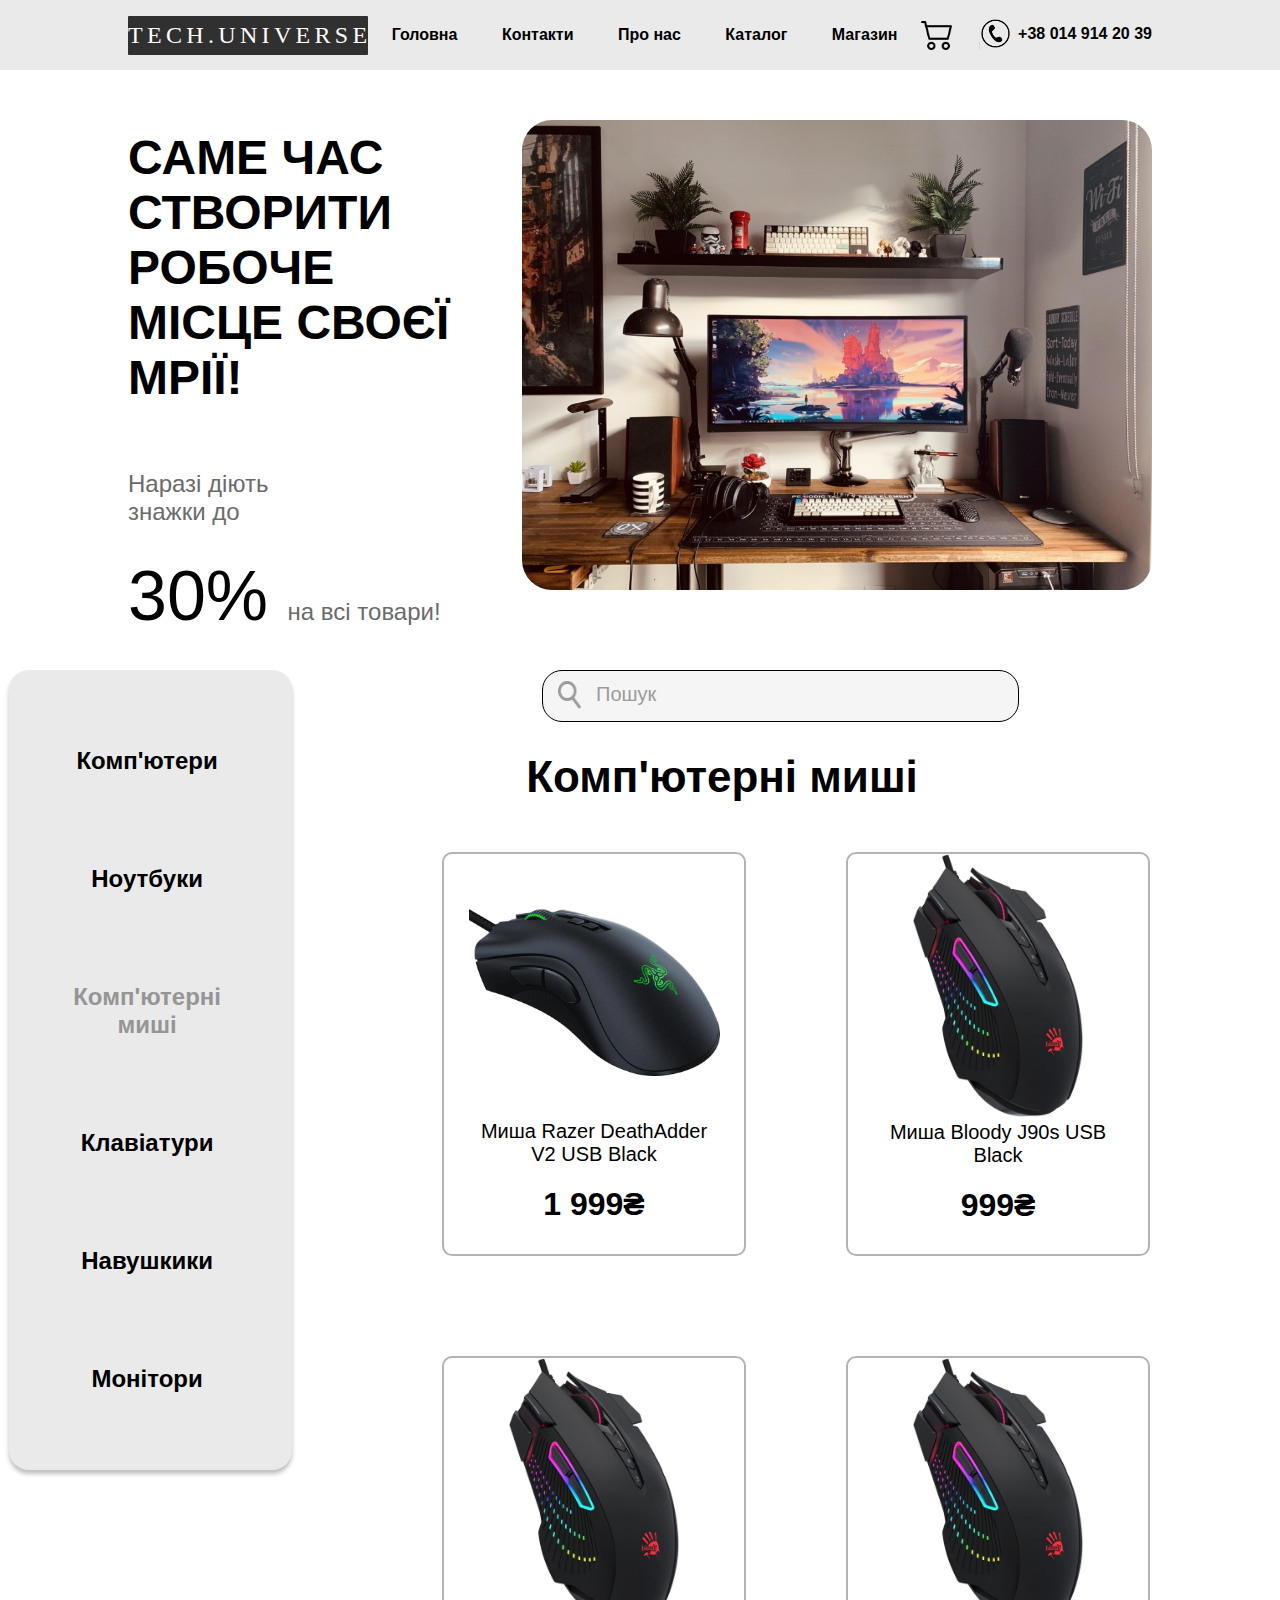
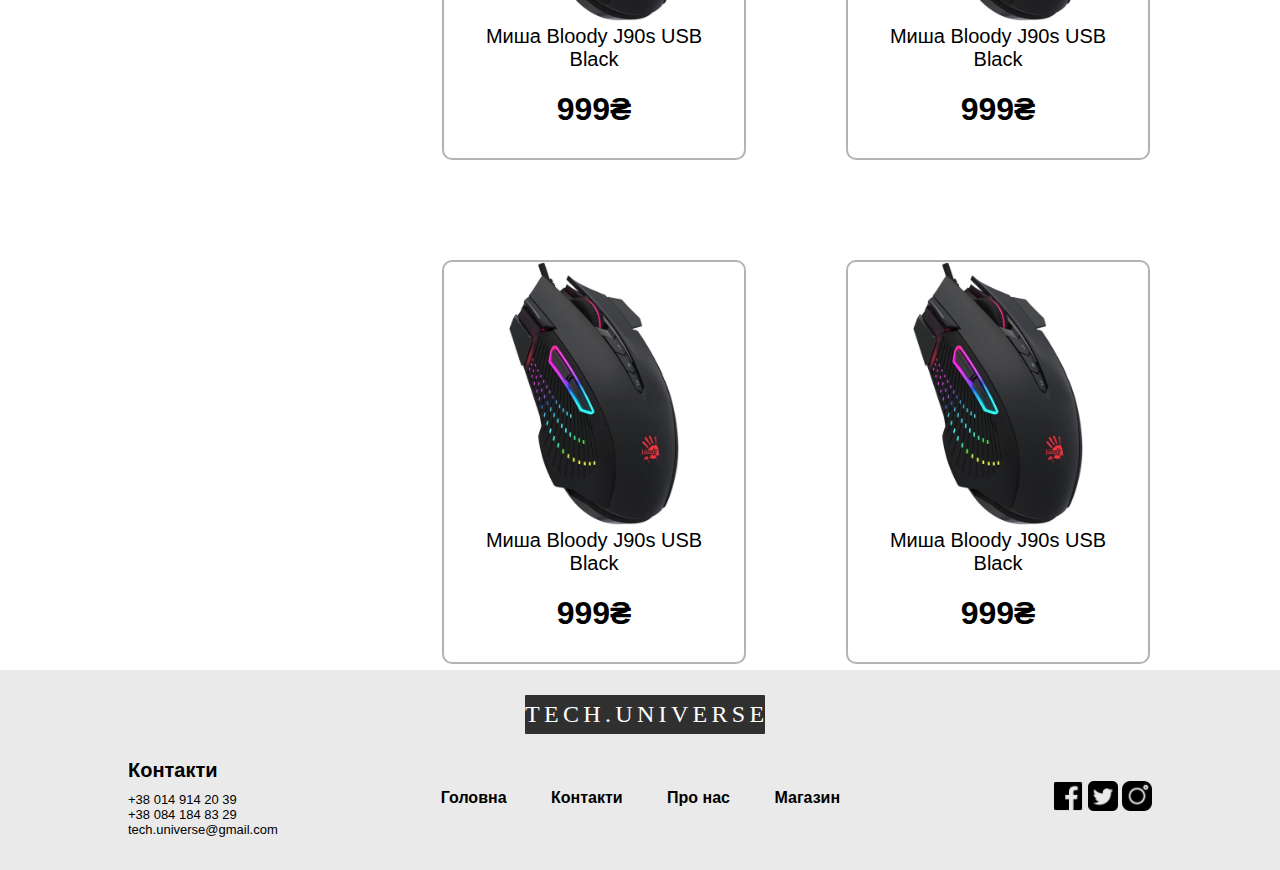
<file: TECH.UNIVERSE/mice.html>
<!DOCTYPE html>
<html lang="en">

<head>
    <meta charset="UTF-8">
    <meta name="viewport" content="width=device-width, initial-scale=1.0">
    <title>Document</title>

    <link rel="stylesheet" href="styles/styles-mice.css">
</head>

<body>

    <header class="navbar">

        <div class="navbar-container">

            <span class="brand-container"><a href="index.html" target="_parent"
                    class="navbar-brand">TECH.UNIVERSE</a></span>

            <div class="navbar-wrap">

                <ul class="navbar-menu">
                    <li><a href="index.html" target="_parent">Головна</a></li>
                    <li><a href="#">Контакти</a></li>
                    <li><a href="index.html" target="_parent">Про нас</a></li>
                    <li><a href="#">Каталог</a></li>
                    <li><a href="shop.html" target="_parent">Магазин</a></li>
                </ul>

            </div>

            <div class="navbar-right-menu">

                <a href="#" class="shop-icon"><img src="images/shop icon.png" alt="shop icon" width="33"
                        height="33"></a>
                <img class="phone-icon" src="images/phone icon.png" alt="phone icon" width="33" height="33">
                <p class="number-phone">+38 014 914 20 39</p>

            </div>

        </div>

    </header>


    <!-- Container Shop 1 -->

    <div class="container-main-1">

        <div class="content-main-1">

            <img class="img-number-1" src="images/comp-st.jpg" alt="photo">

            <div class="container-1-left-content">
                <p class="left-text-1">САМЕ ЧАС <br>
                    СТВОРИТИ РОБОЧЕ <br>
                    МІСЦЕ СВОЄЇ МРІЇ!</p>
                <p class="left-text-2">Наразі діють <br>
                    знажки до</p>
                <p class="left-text-3">30% <span>на всі товари!</span></p>
            </div>

        </div>

    </div>





    <!-- Container Shop 2 -->

    <div class="container-main-2">

        <div class="right-menu">

            <div class="search">
                <img src="images/lupa.png" alt="lupa">
                <p>Пошук</p>
            </div>

            <h2>Комп'ютерні миші</h2>

            <div class="list-goods">

                <div class="item-list">

                    <div>
                        <img class="img-mice-1" src="images/mice1.webp" alt="mice1">
                        <p class="item-info-mice-1">Миша Razer DeathAdder <br> V2 USB Black</p>
                        <p class="item-price">1 999₴</p>
                    </div>

                    <div>
                        <img class="img-mice-2" src="images/mice2.webp" alt="mice2">
                        <p class="item-info">Миша Bloody J90s USB <br> Black</p>
                        <p class="item-price">999₴</p>
                    </div>

                </div>

                <div class="item-list">

                    <div>
                        <img class="img-mice-2" src="images/mice2.webp" alt="mice2">
                        <p class="item-info">Миша Bloody J90s USB <br> Black</p>
                        <p class="item-price">999₴</p>
                    </div>

                    <div>
                        <img class="img-mice-2" src="images/mice2.webp" alt="mice2">
                        <p class="item-info">Миша Bloody J90s USB <br> Black</p>
                        <p class="item-price">999₴</p>
                    </div>

                </div>

                <div class="item-list">

                    <div>
                        <img class="img-mice-2" src="images/mice2.webp" alt="mice2">
                        <p class="item-info">Миша Bloody J90s USB <br> Black</p>
                        <p class="item-price">999₴</p>
                    </div>

                    <div>
                        <img class="img-mice-2" src="images/mice2.webp" alt="mice2">
                        <p class="item-info">Миша Bloody J90s USB <br> Black</p>
                        <p class="item-price">999₴</p>
                    </div>
                </div>

            </div>

        </div>

        <div class="left-menu">
            <ul class="list-left-menu">
                <li><a href="computer.html" target="_parent">Комп'ютери</a></li>
                <li><a href="laptop.html" target="_parent">Ноутбуки</a></li>
                <li><a href="#"><span>Комп'ютерні миші</span></a></li>
                <li><a href="keyboard.html" target="_parent">Клавіатури</a></li>
                <li><a href="headphone.html" target="_parent">Навушкики</a></li>
                <li><a href="monitor.html" target="_parent">Монітори</a></li>
            </ul>
        </div>

    </div>






    <!-- Flooter -->

    <div class="flooter">

        <div class="flooter-brand-container">
            <span class="brand-container"><a href="#" class="navbar-brand">TECH.UNIVERSE</a></span>
        </div>

        <div class="flooter-container">

            <div class="contact-container">
                <h3>Контакти</h3>
                <p>+38 014 914 20 39 <br>
                    +38 084 184 83 29 <br>
                    tech.universe@gmail.com</p>
            </div>

            <div class="navbar-wrap">
                <ul class="navbar-menu">
                    <li><a href="#">Головна</a></li>
                    <li><a href="#">Контакти</a></li>
                    <li><a href="#">Про нас</a></li>
                    <li><a href="#">Магазин</a></li>
                </ul>
            </div>

            <div class="icon-container">
                <img src="images/facebook icon.png" alt="facebook">
                <img src="images/twitter icon.png" alt="twitter">
                <img src="images/instagram icon.png" alt="instagram">
            </div>

        </div>

    </div>

</body>

</html>
</file>
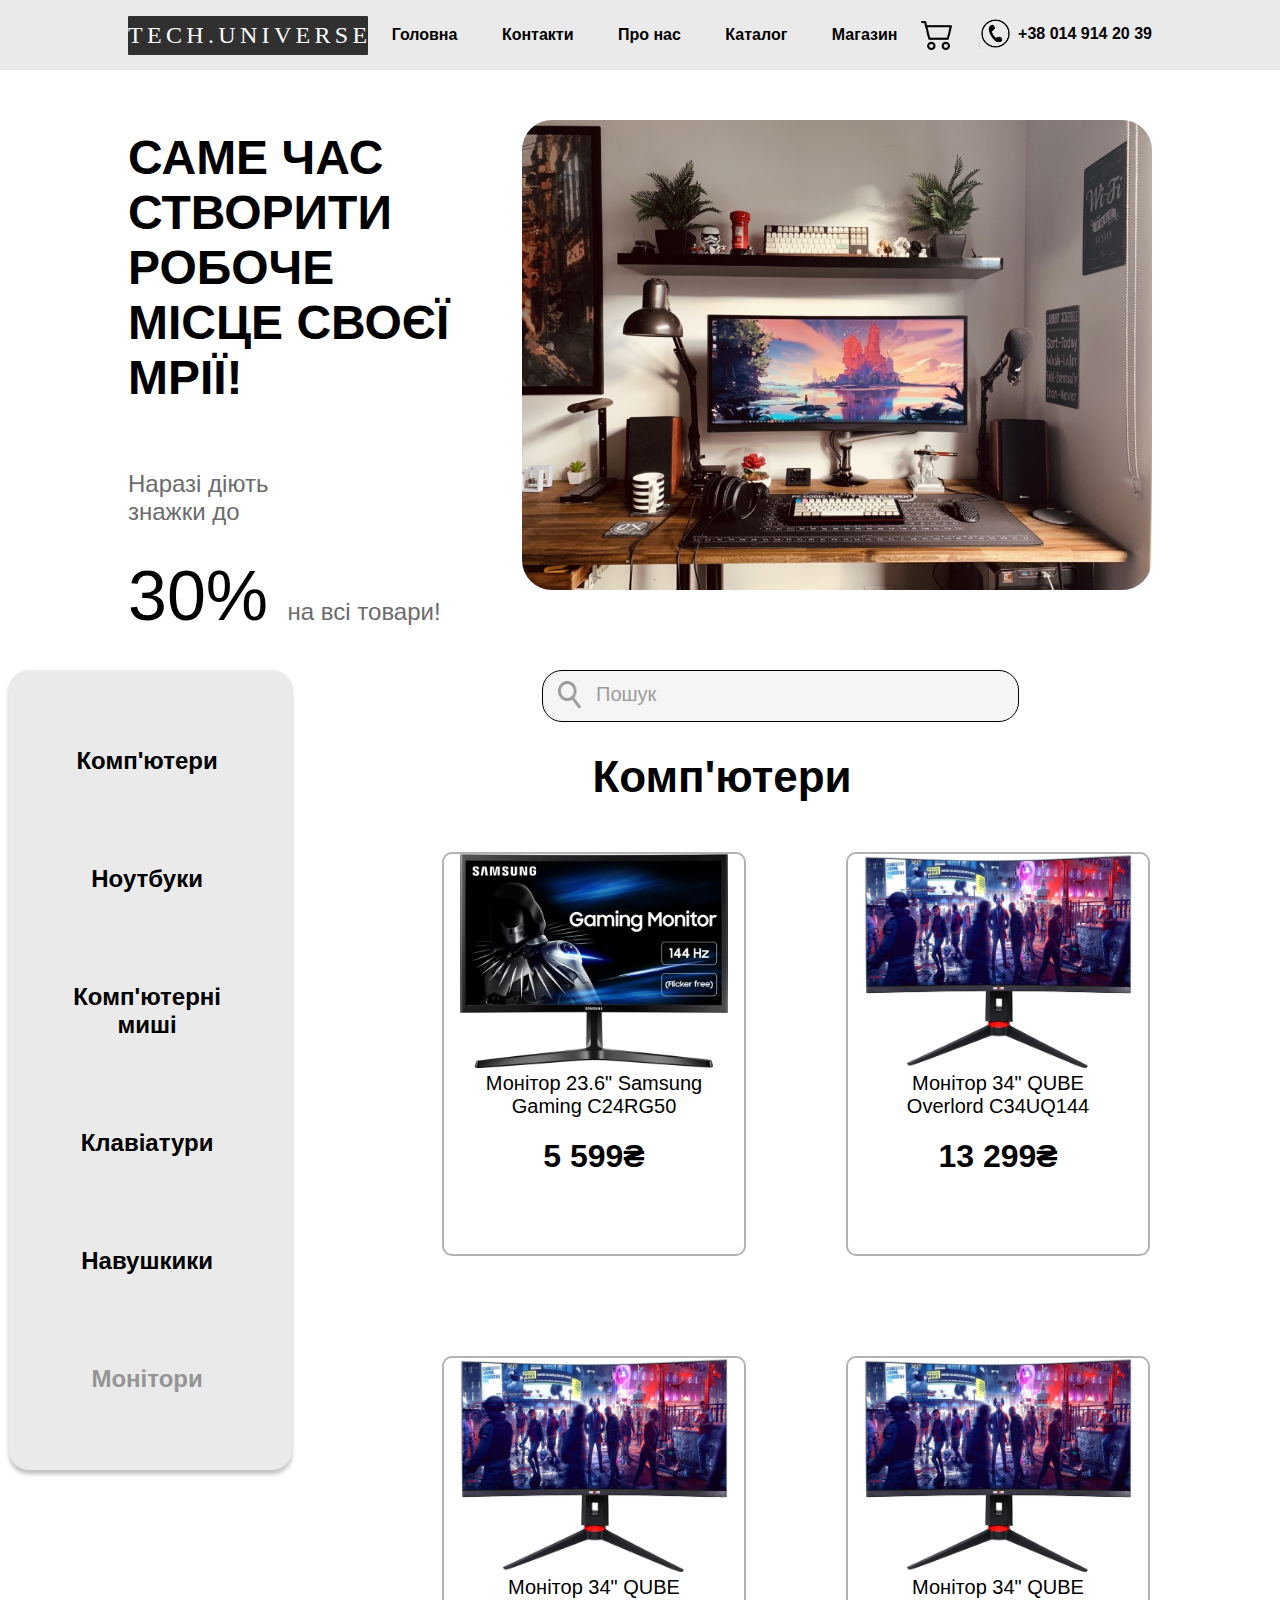
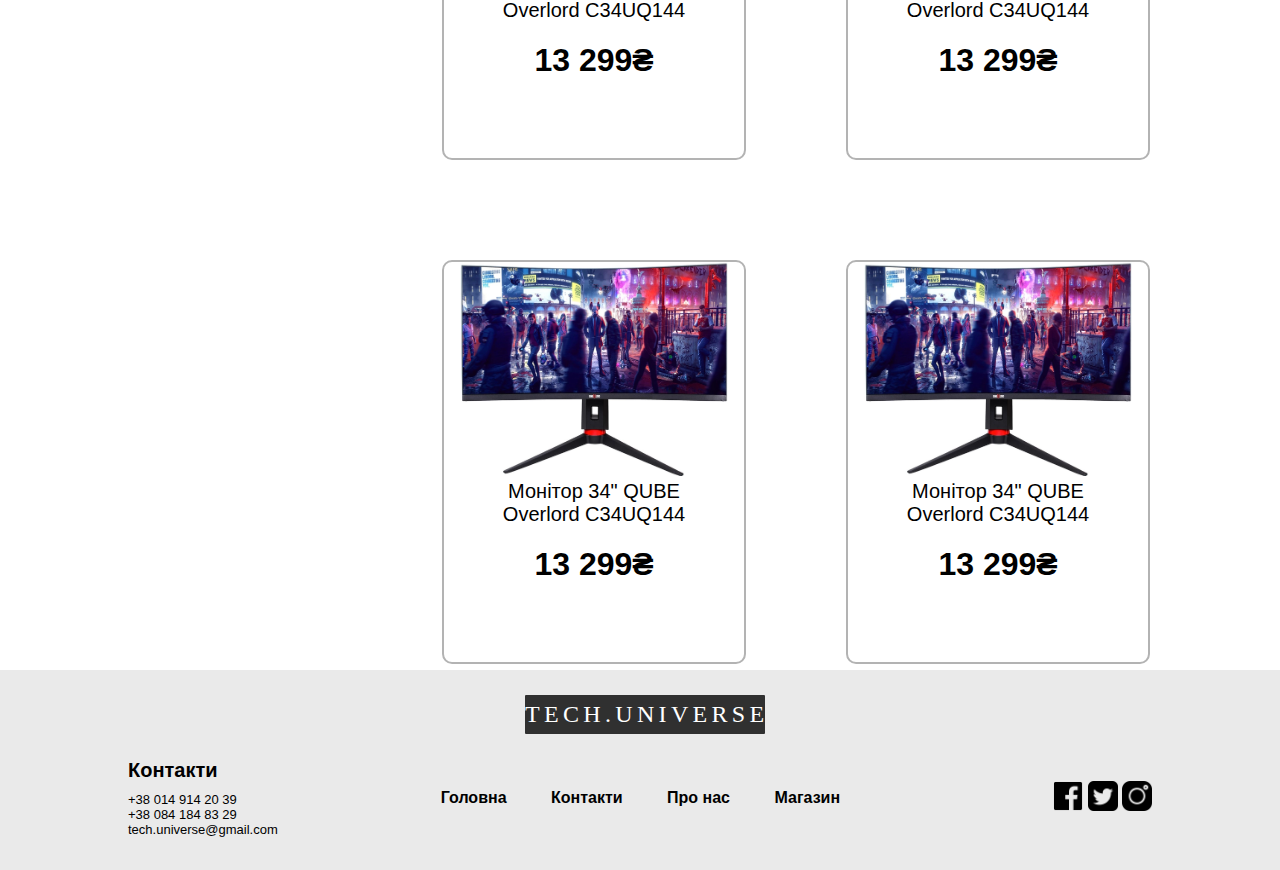
<file: TECH.UNIVERSE/monitor.html>
<!DOCTYPE html>
<html lang="en">

<head>
    <meta charset="UTF-8">
    <meta name="viewport" content="width=device-width, initial-scale=1.0">
    <title>Document</title>

    <link rel="stylesheet" href="styles/styles-monitor.css">
</head>

<body>

    <header class="navbar">

        <div class="navbar-container">

            <span class="brand-container"><a href="index.html" target="_parent"
                    class="navbar-brand">TECH.UNIVERSE</a></span>

            <div class="navbar-wrap">

                <ul class="navbar-menu">
                    <li><a href="index.html" target="_parent">Головна</a></li>
                    <li><a href="#">Контакти</a></li>
                    <li><a href="index.html" target="_parent">Про нас</a></li>
                    <li><a href="#">Каталог</a></li>
                    <li><a href="shop.html" target="_parent">Магазин</a></li>
                </ul>

            </div>

            <div class="navbar-right-menu">

                <a href="#" class="shop-icon"><img src="images/shop icon.png" alt="shop icon" width="33"
                        height="33"></a>
                <img class="phone-icon" src="images/phone icon.png" alt="phone icon" width="33" height="33">
                <p class="number-phone">+38 014 914 20 39</p>

            </div>

        </div>

    </header>


    <!-- Container Shop 1 -->

    <div class="container-main-1">

        <div class="content-main-1">

            <img class="img-number-1" src="images/comp-st.jpg" alt="photo">

            <div class="container-1-left-content">
                <p class="left-text-1">САМЕ ЧАС <br>
                    СТВОРИТИ РОБОЧЕ <br>
                    МІСЦЕ СВОЄЇ МРІЇ!</p>
                <p class="left-text-2">Наразі діють <br>
                    знажки до</p>
                <p class="left-text-3">30% <span>на всі товари!</span></p>
            </div>

        </div>

    </div>





    <!-- Container Shop 2 -->

    <div class="container-main-2">

        <div class="right-menu">

            <div class="search">
                <img src="images/lupa.png" alt="lupa">
                <p>Пошук</p>
            </div>

            <h2>Комп'ютери</h2>

            <div class="list-goods">

                <div class="item-list">

                    <div>
                        <img class="img-monitor" src="images/monitors1.webp" alt="monitors1">
                        <p class="item-info">Монітор 23.6" Samsung <br> Gaming C24RG50</p>
                        <p class="item-price">5 599₴</p>
                    </div>

                    <div>
                        <img class="img-monitor" src="images/monitors2.webp" alt="monitors2">
                        <p class="item-info">Монітор 34" QUBE <br> Overlord C34UQ144</p>
                        <p class="item-price">13 299₴</p>
                    </div>

                </div>

                <div class="item-list">

                    <div>
                        <img class="img-monitor" src="images/monitors2.webp" alt="monitors2">
                        <p class="item-info">Монітор 34" QUBE <br> Overlord C34UQ144</p>
                        <p class="item-price">13 299₴</p>
                    </div>

                    <div>
                        <img class="img-monitor" src="images/monitors2.webp" alt="monitors2">
                        <p class="item-info">Монітор 34" QUBE <br> Overlord C34UQ144</p>
                        <p class="item-price">13 299₴</p>
                    </div>

                </div>

                <div class="item-list">

                    <div>
                        <img class="img-monitor" src="images/monitors2.webp" alt="monitors2">
                        <p class="item-info">Монітор 34" QUBE <br> Overlord C34UQ144</p>
                        <p class="item-price">13 299₴</p>
                    </div>

                    <div>
                        <img class="img-monitor" src="images/monitors2.webp" alt="monitors2">
                        <p class="item-info">Монітор 34" QUBE <br> Overlord C34UQ144</p>
                        <p class="item-price">13 299₴</p>
                    </div>
                </div>

            </div>

        </div>

        <div class="left-menu">
            <ul class="list-left-menu">
                <li><a href="computer.html" target="_parent">Комп'ютери</a></li>
                <li><a href="laptop.html" target="_parent">Ноутбуки</a></li>
                <li><a href="mice.html" target="_parent">Комп'ютерні миші</a></li>
                <li><a href="keyboard.html" target="_parent">Клавіатури</a></li>
                <li><a href="headphone.html" target="_parent">Навушкики</a></li>
                <li><a href="#"><span>Монітори</span></a></li>
            </ul>
        </div>

    </div>






    <!-- Flooter -->

    <div class="flooter">

        <div class="flooter-brand-container">
            <span class="brand-container"><a href="#" class="navbar-brand">TECH.UNIVERSE</a></span>
        </div>

        <div class="flooter-container">

            <div class="contact-container">
                <h3>Контакти</h3>
                <p>+38 014 914 20 39 <br>
                    +38 084 184 83 29 <br>
                    tech.universe@gmail.com</p>
            </div>

            <div class="navbar-wrap">
                <ul class="navbar-menu">
                    <li><a href="#">Головна</a></li>
                    <li><a href="#">Контакти</a></li>
                    <li><a href="#">Про нас</a></li>
                    <li><a href="#">Магазин</a></li>
                </ul>
            </div>

            <div class="icon-container">
                <img src="images/facebook icon.png" alt="facebook">
                <img src="images/twitter icon.png" alt="twitter">
                <img src="images/instagram icon.png" alt="instagram">
            </div>

        </div>

    </div>

</body>

</html>
</file>
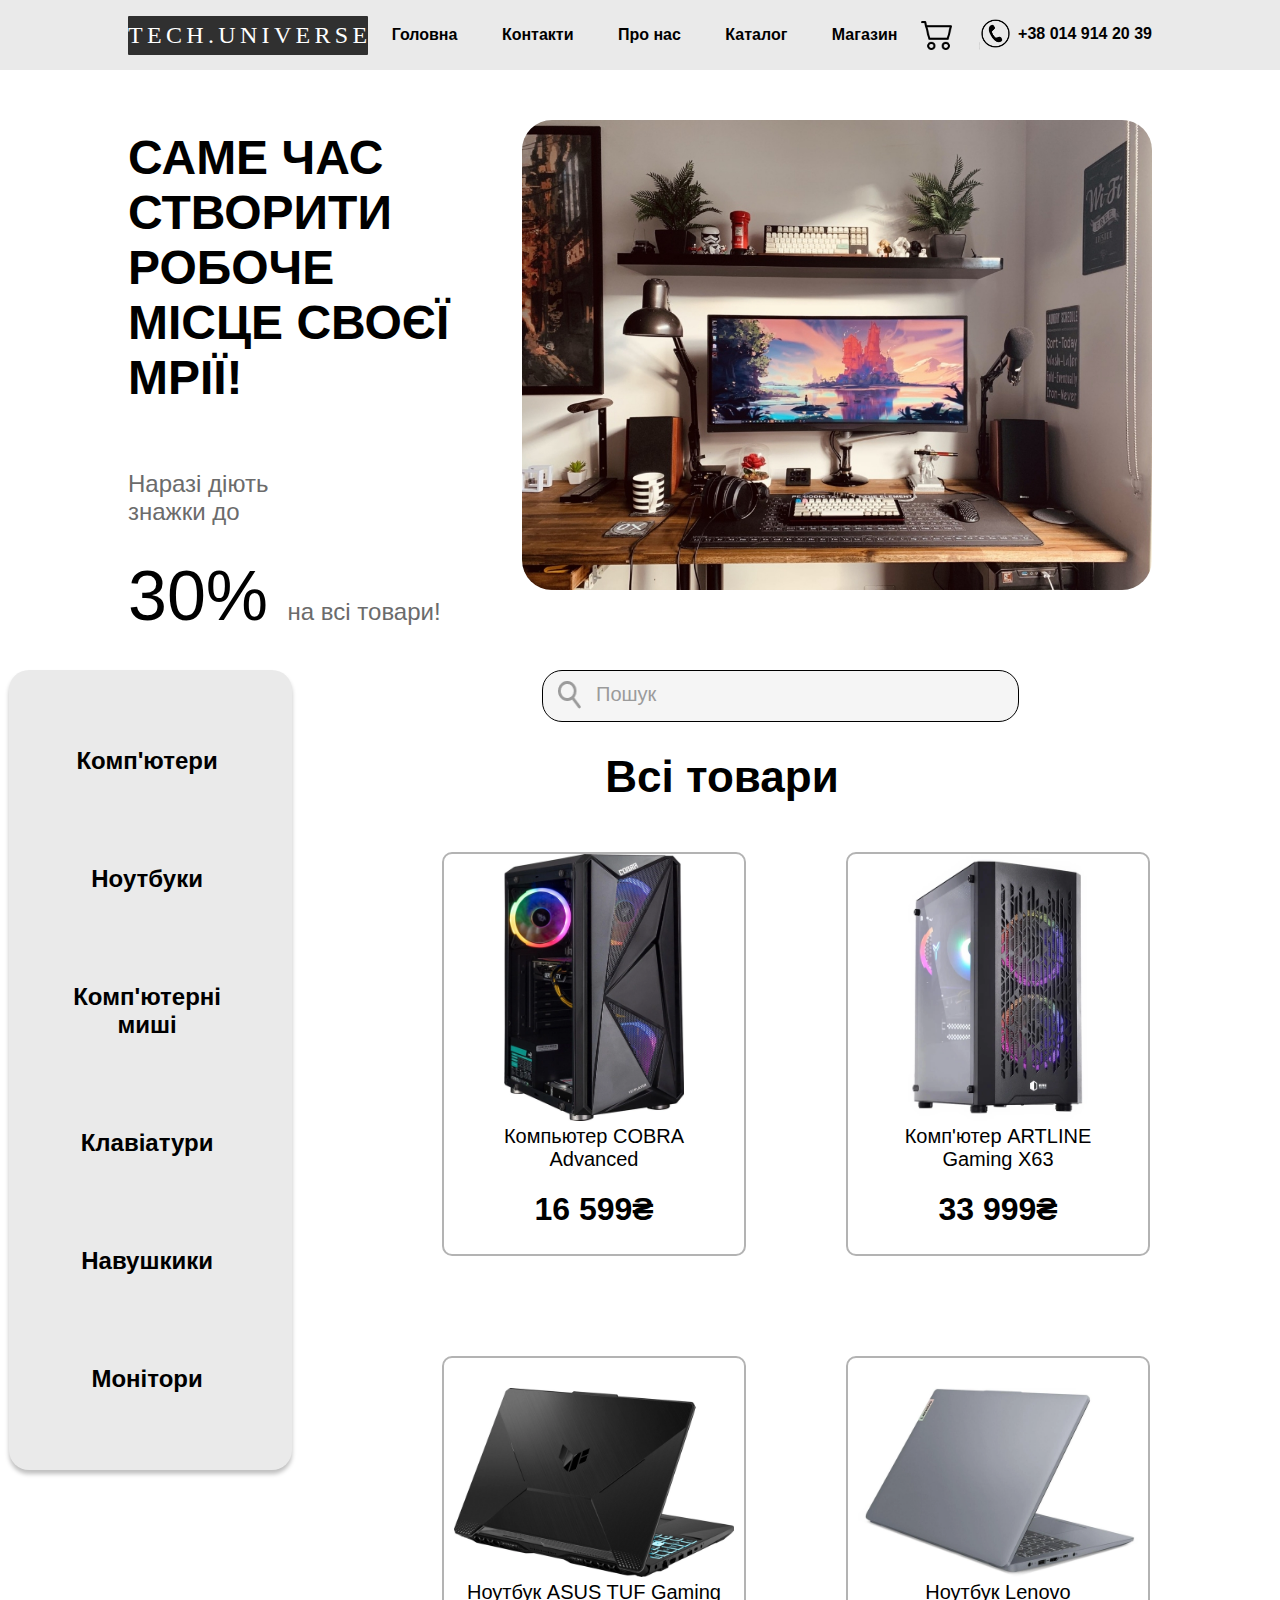
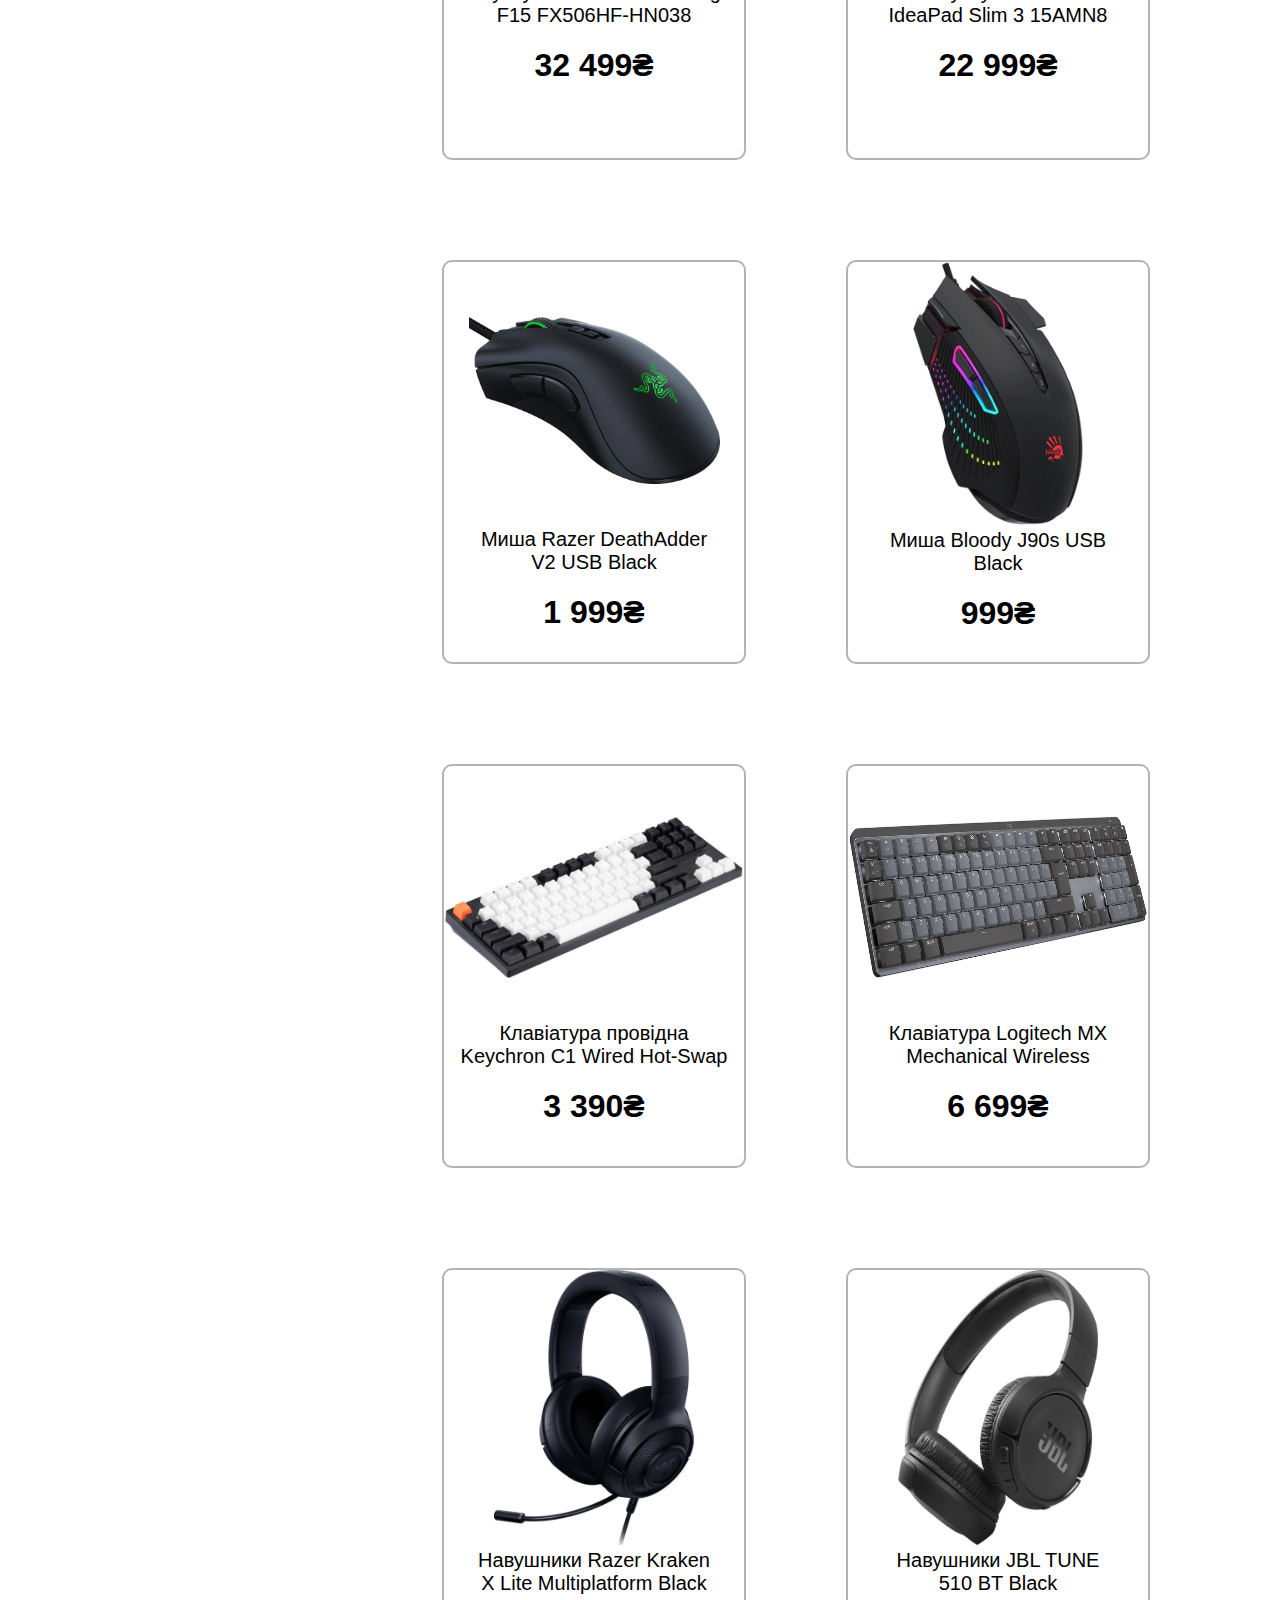
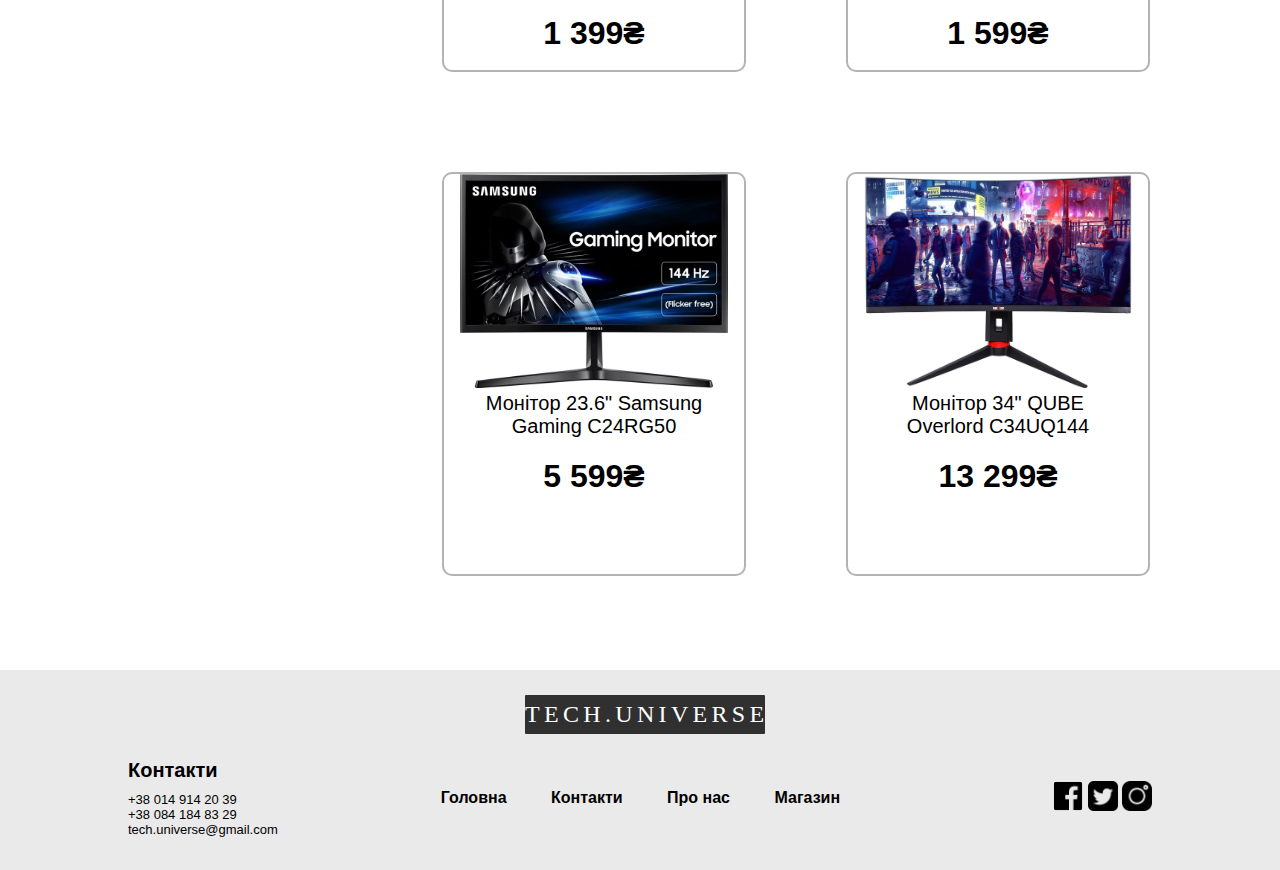
<file: TECH.UNIVERSE/shop.html>
<!DOCTYPE html>
<html lang="en">

<head>
    <meta charset="UTF-8">
    <meta name="viewport" content="width=device-width, initial-scale=1.0">
    <title>Document</title>

    <link rel="stylesheet" href="styles/styles-shop.css">
    <script src="scripts/main.js"></script>
</head>

<body>

    <header class="navbar">

        <div class="navbar-container">

            <span class="brand-container"><a href="index.html" target="_parent"
                    class="navbar-brand">TECH.UNIVERSE</a></span>

            <div class="navbar-wrap">

                <ul class="navbar-menu">
                    <li><a href="index.html" target="_parent">Головна</a></li>
                    <li><a href="#">Контакти</a></li>
                    <li><a href="index.html" target="_parent">Про нас</a></li>
                    <li><a href="#" onclick="openModal()" class="open-modal-link">Каталог</a></li>
                    <li><a href="#">Магазин</a></li>
                </ul>

            </div>

            <div class="navbar-right-menu">

                <a href="#" class="shop-icon"><img src="images/shop icon.png" alt="shop icon" width="33"
                        height="33"></a>
                <img class="phone-icon" src="images/phone icon.png" alt="phone icon" width="33" height="33">
                <p class="number-phone">+38 014 914 20 39</p>

            </div>

        </div>

    </header>


    <!-- Container Shop 1 -->

    <div class="container-main-1">

        <div class="content-main-1">

            <img class="img-number-1" src="images/comp-st.jpg" alt="photo">

            <div class="container-1-left-content">
                <p class="left-text-1">САМЕ ЧАС <br>
                    СТВОРИТИ РОБОЧЕ <br>
                    МІСЦЕ СВОЄЇ МРІЇ!</p>
                <p class="left-text-2">Наразі діють <br>
                    знажки до</p>
                <p class="left-text-3">30% <span>на всі товари!</span></p>
            </div>

        </div>

    </div>





    <!-- Container Shop 2 -->

    <div class="container-main-2">

        <div class="right-menu">

            <div class="search">
                <img src="images/lupa.png" alt="lupa">
                <p>Пошук</p>
            </div>

            <h2>Всі товари</h2>

            <div class="list-goods">

                <div class="item-list">

                    <a href="#" onclick="openModal()" class="open-modal-link">
                        <div>
                            <img class="img-comp" src="images/computer3.png" alt="computer3">
                            <p class="item-info">Компьютер COBRA <br> Advanced</p>
                            <p class="item-price">16 599₴</p>
                        </div>
                    </a>

                    <div>
                        <img class="img-comp" src="images/computer4.png" alt="computer4">
                        <p class="item-info">Комп'ютер ARTLINE <br> Gaming X63</p>
                        <p class="item-price">33 999₴</p>
                    </div>

                </div>

                <div class="item-list">

                    <div>
                        <img class="img-lapt" src="images/laptops2.webp" alt="laptops2">
                        <p class="item-info">Ноутбук ASUS TUF Gaming <br> F15 FX506HF-HN038</p>
                        <p class="item-price">32 499₴</p>
                    </div>

                    <div>
                        <img class="img-lapt" src="images/laptops3.webp" alt="laptops3">
                        <p class="item-info">Ноутбук Lenovo <br> IdeaPad Slim 3 15AMN8</p>
                        <p class="item-price">22 999₴</p>
                    </div>

                </div>

                <div class="item-list">

                    <div>
                        <img class="img-mice-1" src="images/mice1.webp" alt="mice1">
                        <p class="item-info-mice-1">Миша Razer DeathAdder <br> V2 USB Black</p>
                        <p class="item-price">1 999₴</p>
                    </div>

                    <div>
                        <img class="img-mice-2" src="images/mice2.webp" alt="mice2">
                        <p class="item-info">Миша Bloody J90s USB <br> Black</p>
                        <p class="item-price">999₴</p>
                    </div>
                </div>

                <div class="item-list">

                    <div>
                        <img class="img-keybd" src="images/keyboard2.webp" alt="keyboard2">
                        <p class="item-info-keybd">Клавіатура провідна <br> Keychron C1 Wired Hot-Swap</p>
                        <p class="item-price">3 390₴</p>
                    </div>

                    <div>
                        <img class="img-keybd" src="images/keyboard3.webp" alt="keyboard3">
                        <p class="item-info-keybd">Клавіатура Logitech MX <br> Mechanical Wireless</p>
                        <p class="item-price">6 699₴</p>
                    </div>
                </div>

                <div class="item-list">

                    <div>
                        <img class="img-headp" src="images/headphone1.png" alt="headphone1">
                        <p class="item-info">Навушники Razer Kraken <br> X Lite Multiplatform Black</p>
                        <p class="item-price">1 399₴</p>
                    </div>

                    <div>
                        <img class="img-headp" src="images/headphone2.png" alt="headphone2">
                        <p class="item-info">Навушники JBL TUNE <br> 510 BT Black</p>
                        <p class="item-price">1 599₴</p>
                    </div>

                </div>

                <div class="item-list">

                    <div>
                        <img class="img-monitor" src="images/monitors1.webp" alt="monitors1">
                        <p class="item-info">Монітор 23.6" Samsung <br> Gaming C24RG50</p>
                        <p class="item-price">5 599₴</p>
                    </div>

                    <div>
                        <img class="img-monitor" src="images/monitors2.webp" alt="monitors2">
                        <p class="item-info">Монітор 34" QUBE <br> Overlord C34UQ144</p>
                        <p class="item-price">13 299₴</p>
                    </div>

                </div>

            </div>

        </div>

        <div class="left-menu">
            <ul class="list-left-menu">
                <li><a href="computer.html" target="_parent">Комп'ютери</a></li>
                <li><a href="laptop.html" target="_parent">Ноутбуки</a></li>
                <li><a href="mice.html" target="_parent">Комп'ютерні миші</a></li>
                <li><a href="keyboard.html" target="_parent">Клавіатури</a></li>
                <li><a href="headphone.html" target="_parent">Навушкики</a></li>
                <li><a href="monitor.html" target="_parent">Монітори</a></li>
            </ul>
        </div>

    </div>






    <!-- Flooter -->

    <div class="flooter">

        <div class="flooter-brand-container">
            <span class="brand-container"><a href="#" class="navbar-brand">TECH.UNIVERSE</a></span>
        </div>

        <div class="flooter-container">

            <div class="contact-container">
                <h3>Контакти</h3>
                <p>+38 014 914 20 39 <br>
                    +38 084 184 83 29 <br>
                    tech.universe@gmail.com</p>
            </div>

            <div class="navbar-wrap">
                <ul class="navbar-menu">
                    <li><a href="#">Головна</a></li>
                    <li><a href="#">Контакти</a></li>
                    <li><a href="#">Про нас</a></li>
                    <li><a href="#">Магазин</a></li>
                </ul>
            </div>

            <div class="icon-container">
                <img src="images/facebook icon.png" alt="facebook">
                <img src="images/twitter icon.png" alt="twitter">
                <img src="images/instagram icon.png" alt="instagram">
            </div>

        </div>

    </div>

    <div class="modal" id="myModal">
        <div class="modal-content">
            <span class="close" onclick="closeModal()">&times;</span>
            <img src="images/computer3.png" alt="computer3">
            <div>
                <h2>Компьютер COBRA <br> Advanced </h2>
                <div class="price-button">
                    <div class="price-block">
                        <p class="price">16 599₴</p>
                        <p class="availability">Є в наявності</p>
                    </div>
                    <button>Замовити</button>
                </div>
                <h3>Характеристики</h3>
                <div class="info">
                    <div class="characteristics">
                        Процесор: <br>
                        Відеокарта: <br>
                        Чіпсет материнської плати: <br>
                        Об'єм оперативної пам'яті: <br>
                        Потужність БП: <br>
                        Об'єм SSD <br>
                        Гарантія:
                    </div>
                    <div class="characteristics">
                        Intel Corei3-10100F <br>
                        GeForce GTX 1050 Ti <br>
                        Intel H470 <br>
                        8 ГБ <br>
                        500 Вт <br>
                        240 ГБ <br>
                        40 місяців
                    </div>
                </div>
            </div>
        </div>
    </div>

</body>

</html>
</file>
<file: TECH.UNIVERSE/styles/styles.css>
* {
    margin: 0;
    padding: 0;
}

.html,
body {
    padding: 0;
    margin: 0;
    height: 100%;
    font-family: 'Inter', sans-serif;
}



/* Header */

.navbar {
    height: 70px;
    background: #EAEAEA;
}

.navbar-container {
    width: 80%;
    max-width: 1440px;
    height: inherit;
    display: flex;
    margin: 0 auto;
    justify-content: space-between;
    align-items: center;
}

.brand-container {
    display: inline-flex;
    padding: 6px 0px;
    align-items: center;
    gap: 10px;
    border-radius: 1px;
    background: #303030;
    margin-left: 0;
}

.navbar-brand {
    width: 240px;
    color: #FFF;
    text-align: center;
    font-family: Franklin Gothic Heavy;
    text-decoration: none;
    font-size: 24px;
    font-weight: 400;
    letter-spacing: 4.32px;
}


.navbar-menu {
    list-style-type: none;
    padding-left: 0;
    margin-bottom: 0;
}

.navbar-menu li {
    display: inline-block;
    padding: 20px;
}

.navbar-menu li a {
    text-decoration: none;
    color: #000;
    text-align: center;
    font-size: 16px;
    font-style: normal;
    font-weight: 600;
    line-height: normal;
}

.navbar-wrap {
    display: flex;
    flex-flow: row nowrap;
}

.navbar-right-menu {
    display: flex;
    flex-flow: row nowrap;
}

.shop-icon {
    margin-left: 0;
}

.phone-icon {
    margin-left: 25px;
}

.number-phone {
    margin-right: 0;
    margin-left: 6px;
    margin-top: 8px;
    font-size: 16px;
    font-style: normal;
    font-weight: 600;
    line-height: normal;
}



/* Container Main 1 */

.container-main-1 {
    margin-top: 0;
    height: 600px;
    background: #EAEAEA;
}

.content-main-1 {
    display: flex;
    flex-direction: row-reverse;
    width: 80%;
    max-width: 1200px;
    margin: 0 auto;
    padding-top: 50px;
}

.img-number-1 {
    width: 560px;
    height: 489.877px;
    flex-shrink: 0;
    margin-left: auto;
    margin-right: auto;
    border-radius: 30px;
    margin-right: 0;
}

.container-main-1-left-content {
    margin-top: 110px;
}

.container-main-1-left-content p {
    font-size: 32px;
    font-weight: 750;
    /* Жирність шрифта */
}

.container-main-1-left-content button {
    margin-top: 95px;
    margin-left: 30px;
    border-radius: 15px;
    background: #303030;
    width: 200px;
    height: 65px;
    flex-shrink: 0;
    color: #FFF;
    font-size: 36px;
    font-style: normal;
    font-weight: 600;
    line-height: normal;
    cursor: pointer;
}



/* Container Main 2 */

.container-main-2 {
    display: flex;
    padding: 77px 143px 0px 143px;
    flex-direction: column;
    align-items: center;
}

.content-main-2 {
    display: flex;
    padding: 0px 143px 120px 143px;
    flex-direction: column;
    align-items: center;
    width: 80%;
    max-width: 1100px;
}

.content-main-2 h2 {
    text-align: center;
    font-size: 32px;
    font-style: normal;
    font-weight: 600;
    line-height: normal;
    margin-bottom: 30px;
}

.content-main-2 p {
    text-align: center;
    font-size: 24px;
    font-style: normal;
    font-weight: 500;
    line-height: normal;
}



/* Container Main 3 */

.container-main-3 {
    margin-top: 0;
    height: 500px;
}

.content-main-3 {
    display: flex;
    width: 90%;
    max-width: 1350px;
    margin: 0 auto;
    padding-top: 30px;
    left: 50%;
    flex-direction: row-reverse;
}

.content-main-3 .container-img {
    display: inline-flex;
}

.content-main-3 img {
    width: 450px;
    height: 400px;
}

.content-main-3 .img-1 {
    border-top-left-radius: 30px;
    border-bottom-left-radius: 30px;
}

.content-main-3 .img-3 {
    border-top-right-radius: 30px;
    border-bottom-right-radius: 30px;
}

.content-main-3 .container-btn {
    display: inline-flex;
    padding: 330px;
}


.content-main-3 .btn-1 {
    position: absolute;
    left: 50%;
    transform: translate(-280%, -0%);
    -ms-transform: translate(-50%, -50%);
    background: #D3D3D3;
    color: white;
    font-size: 30px;
    padding: 10px 14px;
    font-weight: 600;
    border-radius: 15px;
    stroke: #000;
    stroke-width: 3px;
    background-color: rgba(217, 217, 217, 0.70);
    border: 2px solid #000;
    cursor: pointer;
}

.content-main-3 .btn-2 {
    position: absolute;
    left: 50%;
    transform: translate(-50%, -0%);
    -ms-transform: translate(-50%, -50%);
    background-color: #D3D3D3;
    color: white;
    font-size: 30px;
    padding: 12px 24px;
    font-weight: 600;
    border-radius: 15px;
    stroke: #000;
    stroke-width: 3px;
    background-color: rgba(217, 217, 217, 0.70);
    border: 2px solid #000;
    cursor: pointer;
}

.content-main-3 .btn-3 {
    position: absolute;
    left: 50%;
    transform: translate(+200%, -0%);
    -ms-transform: translate(-50%, -50%);
    background-color: #D3D3D3;
    color: white;
    font-size: 30px;
    padding: 12px 24px;
    font-weight: 600;
    border-radius: 15px;
    stroke: #000;
    stroke-width: 3px;
    background-color: rgba(217, 217, 217, 0.70);
    border: 2px solid #000;
    cursor: pointer;
}



/* Container Main 4 */

.container-main-4 {
    height: 500px;
    background: #EAEAEA;
    display: flex;
    flex-direction: column;
    align-items: center;
}

.item-adv {
    border-radius: 40px;
    background: #D3D3D3;
    box-shadow: 0px 4px 4px 0px rgba(0, 0, 0, 0.25);
    width: 240px;
    height: 310px;
    flex-shrink: 0;
    display: inline-block;
    margin: 50px;
}

.item-adv img {
    width: 130px;
    height: 130px;
    margin-left: 55px;
    margin-top: 35px;
}

.item-adv p {
    color: #000;
    font-size: 28px;
    font-style: normal;
    font-weight: 500;
    line-height: normal;
    text-align: center;
    margin-top: 30px;
}

.content-main-4 h2 {
    color: #000;
    font-size: 32px;
    font-weight: 600;
    margin-top: 20px;
    margin-left: 570px;
    display: inline-block;
    /* На всю ширину блока */
}



/* Slider */

.container-slider {
    width: 100%;
    height: 710px;
}

.slider {
    width: 1250px;
    height: 500px;
    overflow: hidden;
}

.middle {
    position: absolute;
    margin-top: 355px;
    left: 50%;
    transform: translate(-50%, -50%);
}

.content-all img {
    width: 500px;
    height: 400px;
    border-radius: 30px;
}

.title-sliders {
    font-size: 28px;
    font-weight: 600;
    line-height: normal;
    text-align: center;
}

.content-all {
    margin-top: 30px;
    margin-left: 100px;
}

.content-text {
    display: inline-block;
    padding-left: 100px;
}

.content-text .h2-1-2 {
    color: #000;
    font-size: 24px;
    font-weight: 600;
    line-height: normal;
    margin-bottom: 185px;
}

.content-text .h2-3 {
    color: #000;
    font-size: 24px;
    font-weight: 600;
    line-height: normal;
    margin-bottom: 130px;
}

.content-text p {
    color: #6B6B6B;
    font-size: 20px;
    font-weight: 600;
}

.navigation {
    position: absolute;
    bottom: 1px;
    left: 50%;
    transform: translateX(-50%);
    display: flex;
}

.bar {
    width: 15px;
    height: 15px;
    margin: 6px;
    cursor: pointer;
    background-color: #000;
    opacity: .5;
    border-radius: 10px;
    transition: all 0.4s ease;
}

.bar:hover {
    opacity: 1;
    transform: scale(1.1);
}

input[name="r"] {
    position: absolute;
    visibility: hidden;
}

.slides {
    width: 400%;
    height: 100%;
    display: flex;
}

.slide {
    width: 25%;
    transition: all 0.6s ease;
    display: flex;
    display: inline;
}

#r1:checked~.s1 {
    margin-left: 0;
}

#r2:checked~.s1 {
    margin-left: -25%;
}

#r3:checked~.s1 {
    margin-left: -50%;
}



/* Flooter */

.flooter {
    height: 200px;
    flex-shrink: 0;
    background: #EAEAEA;
}

.flooter-container {
    width: 80%;
    max-width: 1440px;
    display: flex;
    margin: 0 auto;
    justify-content: space-between;
    align-items: center;
    margin-top: 25px;
}

.icon-container img {
    width: 30px;
    height: 30px;
}

.flooter-brand-container {
    width: 80%;
    max-width: 1440px;
    display: flex;
    margin: 0 auto;
    justify-content: space-between;
    width: 230px;
    padding-top: 25px;
}

.contact-container h3 {
    font-size: 20px;
    font-weight: 700;
    margin-bottom: 10px;
}

.contact-container p {
    font-size: 13px;
    font-weight: 500;
}

.flooter-container .navbar-wrap {
    margin-right: 50px;
}
</file>
<file: TECH.UNIVERSE/styles/styles-computer.css>
* {
    margin: 0;
    padding: 0;
}

ul {
    list-style: none;
}

.html,
body {
    padding: 0;
    margin: 0;
    height: 100%;
    font-family: 'Inter', sans-serif;
}



/* Header */

.navbar {
    height: 70px;
    background: #EAEAEA;
}

.navbar-container {
    width: 80%;
    max-width: 1440px;
    height: inherit;
    display: flex;
    margin: 0 auto;
    justify-content: space-between;
    align-items: center;
}

.navbar-menu {
    list-style-type: none;
    padding-left: 0;
    margin-bottom: 0;
}

.navbar-menu li {
    display: inline-block;
    padding: 20px;
}

.navbar-menu li a {
    text-decoration: none;
    color: #000;
    text-align: center;
    font-size: 16px;
    font-style: normal;
    font-weight: 600;
    line-height: normal;
}

.navbar-wrap {
    display: flex;
    flex-flow: row nowrap;
}

.navbar-right-menu {
    display: flex;
    flex-flow: row nowrap;
}

.shop-icon {
    margin-left: 0;
}

.phone-icon {
    margin-left: 25px;
}

.number-phone {
    margin-right: 0;
    margin-left: 6px;
    margin-top: 8px;
    font-size: 16px;
    font-style: normal;
    font-weight: 600;
    line-height: normal;
}

.brand-container {
    display: inline-flex;
    padding: 6px 0px;
    align-items: center;
    gap: 10px;
    border-radius: 1px;
    background: #303030;
    margin-left: 0;
}

.navbar-brand {
    width: 240px;
    color: #FFF;
    text-align: center;
    font-family: Franklin Gothic Heavy;
    text-decoration: none;
    font-size: 24px;
    font-weight: 400;
    letter-spacing: 4.32px;
}



/* Container Main 1 */

.container-main-1 {
    margin-top: 0;
    height: 600px;
}

.content-main-1 {
    display: flex;
    flex-direction: row-reverse;
    width: 80%;
    max-width: 1300px;
    margin: 0 auto;
    padding-top: 50px;
}

.img-number-1 {
    width: 630px;
    height: 470px;
    flex-shrink: 0;
    margin-left: auto;
    margin-right: auto;
    border-radius: 30px;
    margin-right: 0;
}

.container-1-left-content {
    margin-top: 110px;
}

.container-1-left-content {
    margin-top: 10px;
}

.left-text-1 {
    font-size: 48px;
    font-weight: 500;
    font-weight: 600;
}

.left-text-2 {
    color: #6B6B6B;
    font-size: 24px;
    font-weight: 500;
    margin-top: 65px;
}

.left-text-3 {
    font-size: 70px;
    font-weight: 500;
    margin-top: 30px;
}

.left-text-3 span {
    color: #6B6B6B;
    font-size: 24px;
    font-weight: 500;
}


/* Container Shop 2 */

.container-main-2 {
    display: flex;
    flex-direction: row-reverse;
    width: 80%;
    max-width: 1300px;
    height: 1600px;
    margin: 0 auto;
}

.left-menu {
    background-color: #6B6B6B;
    display: flex;
    width: 280px;
    height: 700px;
    padding: 50px 26px 50px 19px;
    flex-direction: column;
    justify-content: center;
    align-items: center;
    gap: 90px;
    border-radius: 20px;
    background: #EAEAEA;
    box-shadow: 0px 4px 4px 0px rgba(0, 0, 0, 0.25);
}

.left-menu li {
    padding: 45px;
    text-align: center;
}

.left-menu li a {
    text-decoration: none;
    color: #000;
    text-align: center;
    font-size: 24px;
    font-style: normal;
    font-weight: 600;
    line-height: normal;
}

.right-menu {
    width: 960px;
    height: 1600px;
    text-align: center;
}

.right-menu div {
    display: flex;
}

.search {
    display: inline-flex;
    width: 475px;
    height: 50px;
    flex-shrink: 0;
    border-radius: 20px;
    border: 1px solid #000;
    background: rgba(221, 221, 221, 0.30);
    margin-left: 250px;
}

.search img {
    width: 23px;
    height: 28px;
    flex-shrink: 0;
    margin-top: 10px;
    margin-left: 15px;
}

.search p {
    color: #9B9B9B;
    text-align: center;
    font-size: 20px;
    font-weight: 500;
    margin-top: 12px;
    margin-left: 15px;
}

.right-menu h2 {
    margin-top: 30px;
    text-align: center;
    font-size: 44px;
    font-style: normal;
    font-weight: 700;
    line-height: normal;
}

.list-goods {
    width: 760px;
    height: 1600px;
    margin-left: 100px;
    display: flex;
    flex-direction: column;
    flex-wrap: wrap;
}

.item-list div {
    display: flex;
    flex-direction: column;
    align-items: center;
    gap: 9.176px;
    border-radius: 10px;
    border: 2px solid #B3B3B3;
    background: rgba(255, 255, 255, 0.00);
    width: 300px;
    height: 400px;
    flex-shrink: 0;
    display: inline-block;
    margin: 50px;
}

.img-comp {
    width: 180px;
    height: 266.824px;
}

.item-info {
    color: #000;
    text-align: center;
    font-size: 20px;
    font-weight: 500;
}

.item-price {
    color: #000;
    text-align: center;
    font-size: 32px;
    font-weight: 700;
    margin-top: 20px;
}

.list-left-menu span {
    color: #959595;
}





/* Flooter */

.flooter {
    height: 200px;
    flex-shrink: 0;
    background: #EAEAEA;
}

.flooter-container {
    width: 80%;
    max-width: 1440px;
    display: flex;
    margin: 0 auto;
    justify-content: space-between;
    align-items: center;
    margin-top: 25px;
}

.icon-container img {
    width: 30px;
    height: 30px;
}

.flooter-brand-container {
    width: 80%;
    max-width: 1440px;
    display: flex;
    margin: 0 auto;
    justify-content: space-between;
    width: 230px;
    padding-top: 25px;
}

.contact-container h3 {
    font-size: 20px;
    font-weight: 700;
    margin-bottom: 10px;
}

.contact-container p {
    font-size: 13px;
    font-weight: 500;
}

.flooter-container .navbar-wrap {
    margin-right: 50px;
}
</file>
<file: TECH.UNIVERSE/styles/styles-headphone.css>
* {
    margin: 0;
    padding: 0;
}

ul {
    list-style: none;
}

.html,
body {
    padding: 0;
    margin: 0;
    height: 100%;
    font-family: 'Inter', sans-serif;
}



/* Header */

.navbar {
    height: 70px;
    background: #EAEAEA;
}

.navbar-container {
    width: 80%;
    max-width: 1440px;
    height: inherit;
    display: flex;
    margin: 0 auto;
    justify-content: space-between;
    align-items: center;
}

.navbar-menu {
    list-style-type: none;
    padding-left: 0;
    margin-bottom: 0;
}

.navbar-menu li {
    display: inline-block;
    padding: 20px;
}

.navbar-menu li a {
    text-decoration: none;
    color: #000;
    text-align: center;
    font-size: 16px;
    font-style: normal;
    font-weight: 600;
    line-height: normal;
}

.navbar-wrap {
    display: flex;
    flex-flow: row nowrap;
}

.navbar-right-menu {
    display: flex;
    flex-flow: row nowrap;
}

.shop-icon {
    margin-left: 0;
}

.phone-icon {
    margin-left: 25px;
}

.number-phone {
    margin-right: 0;
    margin-left: 6px;
    margin-top: 8px;
    font-size: 16px;
    font-style: normal;
    font-weight: 600;
    line-height: normal;
}

.brand-container {
    display: inline-flex;
    padding: 6px 0px;
    align-items: center;
    gap: 10px;
    border-radius: 1px;
    background: #303030;
    margin-left: 0;
}

.navbar-brand {
    width: 240px;
    color: #FFF;
    text-align: center;
    font-family: Franklin Gothic Heavy;
    text-decoration: none;
    font-size: 24px;
    font-weight: 400;
    letter-spacing: 4.32px;
}



/* Container Main 1 */

.container-main-1 {
    margin-top: 0;
    height: 600px;
}

.content-main-1 {
    display: flex;
    flex-direction: row-reverse;
    width: 80%;
    max-width: 1300px;
    margin: 0 auto;
    padding-top: 50px;
}

.img-number-1 {
    width: 630px;
    height: 470px;
    flex-shrink: 0;
    margin-left: auto;
    margin-right: auto;
    border-radius: 30px;
    margin-right: 0;
}

.container-1-left-content {
    margin-top: 110px;
}

.container-1-left-content {
    margin-top: 10px;
}

.left-text-1 {
    font-size: 48px;
    font-weight: 500;
    font-weight: 600;
}

.left-text-2 {
    color: #6B6B6B;
    font-size: 24px;
    font-weight: 500;
    margin-top: 65px;
}

.left-text-3 {
    font-size: 70px;
    font-weight: 500;
    margin-top: 30px;
}

.left-text-3 span {
    color: #6B6B6B;
    font-size: 24px;
    font-weight: 500;
}


/* Container Shop 2 */

.container-main-2 {
    display: flex;
    flex-direction: row-reverse;
    width: 80%;
    max-width: 1300px;
    height: 1600px;
    margin: 0 auto;
}

.left-menu {
    background-color: #6B6B6B;
    display: flex;
    width: 280px;
    height: 700px;
    padding: 50px 26px 50px 19px;
    flex-direction: column;
    justify-content: center;
    align-items: center;
    gap: 90px;
    border-radius: 20px;
    background: #EAEAEA;
    box-shadow: 0px 4px 4px 0px rgba(0, 0, 0, 0.25);
}

.left-menu li {
    padding: 45px;
    text-align: center;
}

.left-menu li a {
    text-decoration: none;
    color: #000;
    text-align: center;
    font-size: 24px;
    font-style: normal;
    font-weight: 600;
    line-height: normal;
}

.right-menu {
    width: 960px;
    height: 1600px;
    text-align: center;
}

.right-menu div {
    display: flex;
}

.search {
    display: inline-flex;
    width: 475px;
    height: 50px;
    flex-shrink: 0;
    border-radius: 20px;
    border: 1px solid #000;
    background: rgba(221, 221, 221, 0.30);
    margin-left: 250px;
}

.search img {
    width: 23px;
    height: 28px;
    flex-shrink: 0;
    margin-top: 10px;
    margin-left: 15px;
}

.search p {
    color: #9B9B9B;
    text-align: center;
    font-size: 20px;
    font-weight: 500;
    margin-top: 12px;
    margin-left: 15px;
}

.right-menu h2 {
    margin-top: 30px;
    text-align: center;
    font-size: 44px;
    font-style: normal;
    font-weight: 700;
    line-height: normal;
}

.list-goods {
    width: 760px;
    height: 1600px;
    margin-left: 100px;
    display: flex;
    flex-direction: column;
    flex-wrap: wrap;
}

.item-list div {
    display: flex;
    flex-direction: column;
    align-items: center;
    gap: 9.176px;
    border-radius: 10px;
    border: 2px solid #B3B3B3;
    background: rgba(255, 255, 255, 0.00);
    width: 300px;
    height: 400px;
    flex-shrink: 0;
    display: inline-block;
    margin: 50px;
}

.img-headp {
    width: 200px;
    height: 275px;
}

.img-monitor {
    width: 268px;
    height: 214px;
}

.item-info {
    color: #000;
    text-align: center;
    font-size: 20px;
    font-weight: 500;
}

.item-price {
    color: #000;
    text-align: center;
    font-size: 32px;
    font-weight: 700;
    margin-top: 20px;
}

.list-left-menu span {
    color: #959595;
}





/* Flooter */

.flooter {
    height: 200px;
    flex-shrink: 0;
    background: #EAEAEA;
}

.flooter-container {
    width: 80%;
    max-width: 1440px;
    display: flex;
    margin: 0 auto;
    justify-content: space-between;
    align-items: center;
    margin-top: 25px;
}

.icon-container img {
    width: 30px;
    height: 30px;
}

.flooter-brand-container {
    width: 80%;
    max-width: 1440px;
    display: flex;
    margin: 0 auto;
    justify-content: space-between;
    width: 230px;
    padding-top: 25px;
}

.contact-container h3 {
    font-size: 20px;
    font-weight: 700;
    margin-bottom: 10px;
}

.contact-container p {
    font-size: 13px;
    font-weight: 500;
}

.flooter-container .navbar-wrap {
    margin-right: 50px;
}
</file>
<file: TECH.UNIVERSE/styles/styles-keyboard.css>
* {
    margin: 0;
    padding: 0;
}

ul {
    list-style: none;
}

.html,
body {
    padding: 0;
    margin: 0;
    height: 100%;
    font-family: 'Inter', sans-serif;
}



/* Header */

.navbar {
    height: 70px;
    background: #EAEAEA;
}

.navbar-container {
    width: 80%;
    max-width: 1440px;
    height: inherit;
    display: flex;
    margin: 0 auto;
    justify-content: space-between;
    align-items: center;
}

.navbar-menu {
    list-style-type: none;
    padding-left: 0;
    margin-bottom: 0;
}

.navbar-menu li {
    display: inline-block;
    padding: 20px;
}

.navbar-menu li a {
    text-decoration: none;
    color: #000;
    text-align: center;
    font-size: 16px;
    font-style: normal;
    font-weight: 600;
    line-height: normal;
}

.navbar-wrap {
    display: flex;
    flex-flow: row nowrap;
}

.navbar-right-menu {
    display: flex;
    flex-flow: row nowrap;
}

.shop-icon {
    margin-left: 0;
}

.phone-icon {
    margin-left: 25px;
}

.number-phone {
    margin-right: 0;
    margin-left: 6px;
    margin-top: 8px;
    font-size: 16px;
    font-style: normal;
    font-weight: 600;
    line-height: normal;
}

.brand-container {
    display: inline-flex;
    padding: 6px 0px;
    align-items: center;
    gap: 10px;
    border-radius: 1px;
    background: #303030;
    margin-left: 0;
}

.navbar-brand {
    width: 240px;
    color: #FFF;
    text-align: center;
    font-family: Franklin Gothic Heavy;
    text-decoration: none;
    font-size: 24px;
    font-weight: 400;
    letter-spacing: 4.32px;
}



/* Container Main 1 */

.container-main-1 {
    margin-top: 0;
    height: 600px;
}

.content-main-1 {
    display: flex;
    flex-direction: row-reverse;
    width: 80%;
    max-width: 1300px;
    margin: 0 auto;
    padding-top: 50px;
}

.img-number-1 {
    width: 630px;
    height: 470px;
    flex-shrink: 0;
    margin-left: auto;
    margin-right: auto;
    border-radius: 30px;
    margin-right: 0;
}

.container-1-left-content {
    margin-top: 110px;
}

.container-1-left-content {
    margin-top: 10px;
}

.left-text-1 {
    font-size: 48px;
    font-weight: 500;
    font-weight: 600;
}

.left-text-2 {
    color: #6B6B6B;
    font-size: 24px;
    font-weight: 500;
    margin-top: 65px;
}

.left-text-3 {
    font-size: 70px;
    font-weight: 500;
    margin-top: 30px;
}

.left-text-3 span {
    color: #6B6B6B;
    font-size: 24px;
    font-weight: 500;
}


/* Container Shop 2 */

.container-main-2 {
    display: flex;
    flex-direction: row-reverse;
    width: 80%;
    max-width: 1300px;
    height: 1600px;
    margin: 0 auto;
}

.left-menu {
    background-color: #6B6B6B;
    display: flex;
    width: 280px;
    height: 700px;
    padding: 50px 26px 50px 19px;
    flex-direction: column;
    justify-content: center;
    align-items: center;
    gap: 90px;
    border-radius: 20px;
    background: #EAEAEA;
    box-shadow: 0px 4px 4px 0px rgba(0, 0, 0, 0.25);
}

.left-menu li {
    padding: 45px;
    text-align: center;
}

.left-menu li a {
    text-decoration: none;
    color: #000;
    text-align: center;
    font-size: 24px;
    font-style: normal;
    font-weight: 600;
    line-height: normal;
}

.right-menu {
    width: 960px;
    height: 1600px;
    text-align: center;
}

.right-menu div {
    display: flex;
}

.search {
    display: inline-flex;
    width: 475px;
    height: 50px;
    flex-shrink: 0;
    border-radius: 20px;
    border: 1px solid #000;
    background: rgba(221, 221, 221, 0.30);
    margin-left: 250px;
}

.search img {
    width: 23px;
    height: 28px;
    flex-shrink: 0;
    margin-top: 10px;
    margin-left: 15px;
}

.search p {
    color: #9B9B9B;
    text-align: center;
    font-size: 20px;
    font-weight: 500;
    margin-top: 12px;
    margin-left: 15px;
}

.right-menu h2 {
    margin-top: 30px;
    text-align: center;
    font-size: 44px;
    font-style: normal;
    font-weight: 700;
    line-height: normal;
}

.list-goods {
    width: 760px;
    height: 1600px;
    margin-left: 100px;
    display: flex;
    flex-direction: column;
    flex-wrap: wrap;
}

.item-list div {
    display: flex;
    flex-direction: column;
    align-items: center;
    gap: 9.176px;
    border-radius: 10px;
    border: 2px solid #B3B3B3;
    background: rgba(255, 255, 255, 0.00);
    width: 300px;
    height: 400px;
    flex-shrink: 0;
    display: inline-block;
    margin: 50px;
}

.img-keybd {
    width: 298px;
    height: 161.542px;
    margin-top: 50px;
}

.item-info {
    color: #000;
    text-align: center;
    font-size: 20px;
    font-weight: 500;
}

.item-price {
    color: #000;
    text-align: center;
    font-size: 32px;
    font-weight: 700;
    margin-top: 20px;
}

.item-info-keybd {
    color: #000;
    text-align: center;
    font-size: 20px;
    font-weight: 500;
    margin-top: 40px
}

.list-left-menu span {
    color: #959595;
}





/* Flooter */

.flooter {
    height: 200px;
    flex-shrink: 0;
    background: #EAEAEA;
}

.flooter-container {
    width: 80%;
    max-width: 1440px;
    display: flex;
    margin: 0 auto;
    justify-content: space-between;
    align-items: center;
    margin-top: 25px;
}

.icon-container img {
    width: 30px;
    height: 30px;
}

.flooter-brand-container {
    width: 80%;
    max-width: 1440px;
    display: flex;
    margin: 0 auto;
    justify-content: space-between;
    width: 230px;
    padding-top: 25px;
}

.contact-container h3 {
    font-size: 20px;
    font-weight: 700;
    margin-bottom: 10px;
}

.contact-container p {
    font-size: 13px;
    font-weight: 500;
}

.flooter-container .navbar-wrap {
    margin-right: 50px;
}
</file>
<file: TECH.UNIVERSE/styles/styles-laptop.css>
* {
    margin: 0;
    padding: 0;
}

ul {
    list-style: none;
}

.html,
body {
    padding: 0;
    margin: 0;
    height: 100%;
    font-family: 'Inter', sans-serif;
}



/* Header */

.navbar {
    height: 70px;
    background: #EAEAEA;
}

.navbar-container {
    width: 80%;
    max-width: 1440px;
    height: inherit;
    display: flex;
    margin: 0 auto;
    justify-content: space-between;
    align-items: center;
}

.navbar-menu {
    list-style-type: none;
    padding-left: 0;
    margin-bottom: 0;
}

.navbar-menu li {
    display: inline-block;
    padding: 20px;
}

.navbar-menu li a {
    text-decoration: none;
    color: #000;
    text-align: center;
    font-size: 16px;
    font-style: normal;
    font-weight: 600;
    line-height: normal;
}

.navbar-wrap {
    display: flex;
    flex-flow: row nowrap;
}

.navbar-right-menu {
    display: flex;
    flex-flow: row nowrap;
}

.shop-icon {
    margin-left: 0;
}

.phone-icon {
    margin-left: 25px;
}

.number-phone {
    margin-right: 0;
    margin-left: 6px;
    margin-top: 8px;
    font-size: 16px;
    font-style: normal;
    font-weight: 600;
    line-height: normal;
}

.brand-container {
    display: inline-flex;
    padding: 6px 0px;
    align-items: center;
    gap: 10px;
    border-radius: 1px;
    background: #303030;
    margin-left: 0;
}

.navbar-brand {
    width: 240px;
    color: #FFF;
    text-align: center;
    font-family: Franklin Gothic Heavy;
    text-decoration: none;
    font-size: 24px;
    font-weight: 400;
    letter-spacing: 4.32px;
}



/* Container Main 1 */

.container-main-1 {
    margin-top: 0;
    height: 600px;
}

.content-main-1 {
    display: flex;
    flex-direction: row-reverse;
    width: 80%;
    max-width: 1300px;
    margin: 0 auto;
    padding-top: 50px;
}

.img-number-1 {
    width: 630px;
    height: 470px;
    flex-shrink: 0;
    margin-left: auto;
    margin-right: auto;
    border-radius: 30px;
    margin-right: 0;
}

.container-1-left-content {
    margin-top: 110px;
}

.container-1-left-content {
    margin-top: 10px;
}

.left-text-1 {
    font-size: 48px;
    font-weight: 500;
    font-weight: 600;
}

.left-text-2 {
    color: #6B6B6B;
    font-size: 24px;
    font-weight: 500;
    margin-top: 65px;
}

.left-text-3 {
    font-size: 70px;
    font-weight: 500;
    margin-top: 30px;
}

.left-text-3 span {
    color: #6B6B6B;
    font-size: 24px;
    font-weight: 500;
}


/* Container Shop 2 */

.container-main-2 {
    display: flex;
    flex-direction: row-reverse;
    width: 80%;
    max-width: 1300px;
    height: 1600px;
    margin: 0 auto;
}

.left-menu {
    background-color: #6B6B6B;
    display: flex;
    width: 280px;
    height: 700px;
    padding: 50px 26px 50px 19px;
    flex-direction: column;
    justify-content: center;
    align-items: center;
    gap: 90px;
    border-radius: 20px;
    background: #EAEAEA;
    box-shadow: 0px 4px 4px 0px rgba(0, 0, 0, 0.25);
}

.left-menu li {
    padding: 45px;
    text-align: center;
}

.left-menu li a {
    text-decoration: none;
    color: #000;
    text-align: center;
    font-size: 24px;
    font-style: normal;
    font-weight: 600;
    line-height: normal;
}

.right-menu {
    width: 960px;
    height: 1600px;
    text-align: center;
}

.right-menu div {
    display: flex;
}

.search {
    display: inline-flex;
    width: 475px;
    height: 50px;
    flex-shrink: 0;
    border-radius: 20px;
    border: 1px solid #000;
    background: rgba(221, 221, 221, 0.30);
    margin-left: 250px;
}

.search img {
    width: 23px;
    height: 28px;
    flex-shrink: 0;
    margin-top: 10px;
    margin-left: 15px;
}

.search p {
    color: #9B9B9B;
    text-align: center;
    font-size: 20px;
    font-weight: 500;
    margin-top: 12px;
    margin-left: 15px;
}

.right-menu h2 {
    margin-top: 30px;
    text-align: center;
    font-size: 44px;
    font-style: normal;
    font-weight: 700;
    line-height: normal;
}

.list-goods {
    width: 760px;
    height: 1600px;
    margin-left: 100px;
    display: flex;
    flex-direction: column;
    flex-wrap: wrap;
}

.item-list div {
    display: flex;
    flex-direction: column;
    align-items: center;
    gap: 9.176px;
    border-radius: 10px;
    border: 2px solid #B3B3B3;
    background: rgba(255, 255, 255, 0.00);
    width: 300px;
    height: 400px;
    flex-shrink: 0;
    display: inline-block;
    margin: 50px;
}

.img-lapt {
    width: 280px;
    height: 189px;
    margin-top: 30px;
}

.item-info {
    color: #000;
    text-align: center;
    font-size: 20px;
    font-weight: 500;
}

.item-price {
    color: #000;
    text-align: center;
    font-size: 32px;
    font-weight: 700;
    margin-top: 20px;
}

.list-left-menu span {
    color: #959595;
}




/* Flooter */

.flooter {
    height: 200px;
    flex-shrink: 0;
    background: #EAEAEA;
}

.flooter-container {
    width: 80%;
    max-width: 1440px;
    display: flex;
    margin: 0 auto;
    justify-content: space-between;
    align-items: center;
    margin-top: 25px;
}

.icon-container img {
    width: 30px;
    height: 30px;
}

.flooter-brand-container {
    width: 80%;
    max-width: 1440px;
    display: flex;
    margin: 0 auto;
    justify-content: space-between;
    width: 230px;
    padding-top: 25px;
}

.contact-container h3 {
    font-size: 20px;
    font-weight: 700;
    margin-bottom: 10px;
}

.contact-container p {
    font-size: 13px;
    font-weight: 500;
}

.flooter-container .navbar-wrap {
    margin-right: 50px;
}
</file>
<file: TECH.UNIVERSE/styles/styles-mice.css>
* {
    margin: 0;
    padding: 0;
}

ul {
    list-style: none;
}

.html,
body {
    padding: 0;
    margin: 0;
    height: 100%;
    font-family: 'Inter', sans-serif;
}



/* Header */

.navbar {
    height: 70px;
    background: #EAEAEA;
}

.navbar-container {
    width: 80%;
    max-width: 1440px;
    height: inherit;
    display: flex;
    margin: 0 auto;
    justify-content: space-between;
    align-items: center;
}

.navbar-menu {
    list-style-type: none;
    padding-left: 0;
    margin-bottom: 0;
}

.navbar-menu li {
    display: inline-block;
    padding: 20px;
}

.navbar-menu li a {
    text-decoration: none;
    color: #000;
    text-align: center;
    font-size: 16px;
    font-style: normal;
    font-weight: 600;
    line-height: normal;
}

.navbar-wrap {
    display: flex;
    flex-flow: row nowrap;
}

.navbar-right-menu {
    display: flex;
    flex-flow: row nowrap;
}

.shop-icon {
    margin-left: 0;
}

.phone-icon {
    margin-left: 25px;
}

.number-phone {
    margin-right: 0;
    margin-left: 6px;
    margin-top: 8px;
    font-size: 16px;
    font-style: normal;
    font-weight: 600;
    line-height: normal;
}

.brand-container {
    display: inline-flex;
    padding: 6px 0px;
    align-items: center;
    gap: 10px;
    border-radius: 1px;
    background: #303030;
    margin-left: 0;
}

.navbar-brand {
    width: 240px;
    color: #FFF;
    text-align: center;
    font-family: Franklin Gothic Heavy;
    text-decoration: none;
    font-size: 24px;
    font-weight: 400;
    letter-spacing: 4.32px;
}



/* Container Main 1 */

.container-main-1 {
    margin-top: 0;
    height: 600px;
}

.content-main-1 {
    display: flex;
    flex-direction: row-reverse;
    width: 80%;
    max-width: 1300px;
    margin: 0 auto;
    padding-top: 50px;
}

.img-number-1 {
    width: 630px;
    height: 470px;
    flex-shrink: 0;
    margin-left: auto;
    margin-right: auto;
    border-radius: 30px;
    margin-right: 0;
}

.container-1-left-content {
    margin-top: 110px;
}

.container-1-left-content {
    margin-top: 10px;
}

.left-text-1 {
    font-size: 48px;
    font-weight: 500;
    font-weight: 600;
}

.left-text-2 {
    color: #6B6B6B;
    font-size: 24px;
    font-weight: 500;
    margin-top: 65px;
}

.left-text-3 {
    font-size: 70px;
    font-weight: 500;
    margin-top: 30px;
}

.left-text-3 span {
    color: #6B6B6B;
    font-size: 24px;
    font-weight: 500;
}


/* Container Shop 2 */

.container-main-2 {
    display: flex;
    flex-direction: row-reverse;
    width: 80%;
    max-width: 1300px;
    height: 1600px;
    margin: 0 auto;
}

.left-menu {
    background-color: #6B6B6B;
    display: flex;
    width: 280px;
    height: 700px;
    padding: 50px 26px 50px 19px;
    flex-direction: column;
    justify-content: center;
    align-items: center;
    gap: 90px;
    border-radius: 20px;
    background: #EAEAEA;
    box-shadow: 0px 4px 4px 0px rgba(0, 0, 0, 0.25);
}

.left-menu li {
    padding: 45px;
    text-align: center;
}

.left-menu li a {
    text-decoration: none;
    color: #000;
    text-align: center;
    font-size: 24px;
    font-style: normal;
    font-weight: 600;
    line-height: normal;
}

.right-menu {
    width: 960px;
    height: 1600px;
    text-align: center;
}

.right-menu div {
    display: flex;
}

.search {
    display: inline-flex;
    width: 475px;
    height: 50px;
    flex-shrink: 0;
    border-radius: 20px;
    border: 1px solid #000;
    background: rgba(221, 221, 221, 0.30);
    margin-left: 250px;
}

.search img {
    width: 23px;
    height: 28px;
    flex-shrink: 0;
    margin-top: 10px;
    margin-left: 15px;
}

.search p {
    color: #9B9B9B;
    text-align: center;
    font-size: 20px;
    font-weight: 500;
    margin-top: 12px;
    margin-left: 15px;
}

.right-menu h2 {
    margin-top: 30px;
    text-align: center;
    font-size: 44px;
    font-style: normal;
    font-weight: 700;
    line-height: normal;
}

.list-goods {
    width: 760px;
    height: 1600px;
    margin-left: 100px;
    display: flex;
    flex-direction: column;
    flex-wrap: wrap;
}

.item-list div {
    display: flex;
    flex-direction: column;
    align-items: center;
    gap: 9.176px;
    border-radius: 10px;
    border: 2px solid #B3B3B3;
    background: rgba(255, 255, 255, 0.00);
    width: 300px;
    height: 400px;
    flex-shrink: 0;
    display: inline-block;
    margin: 50px;
}

.img-mice-1 {
    width: 251px;
    height: 172px;
    margin-top: 50px;
}

.img-mice-2 {
    width: 170px;
    height: 263px;
}

.item-info {
    color: #000;
    text-align: center;
    font-size: 20px;
    font-weight: 500;
}

.item-price {
    color: #000;
    text-align: center;
    font-size: 32px;
    font-weight: 700;
    margin-top: 20px;
}

.item-info-mice-1 {
    color: #000;
    text-align: center;
    font-size: 20px;
    font-weight: 500;
    margin-top: 40px
}

.list-left-menu span {
    color: #959595;
}





/* Flooter */

.flooter {
    height: 200px;
    flex-shrink: 0;
    background: #EAEAEA;
}

.flooter-container {
    width: 80%;
    max-width: 1440px;
    display: flex;
    margin: 0 auto;
    justify-content: space-between;
    align-items: center;
    margin-top: 25px;
}

.icon-container img {
    width: 30px;
    height: 30px;
}

.flooter-brand-container {
    width: 80%;
    max-width: 1440px;
    display: flex;
    margin: 0 auto;
    justify-content: space-between;
    width: 230px;
    padding-top: 25px;
}

.contact-container h3 {
    font-size: 20px;
    font-weight: 700;
    margin-bottom: 10px;
}

.contact-container p {
    font-size: 13px;
    font-weight: 500;
}

.flooter-container .navbar-wrap {
    margin-right: 50px;
}
</file>
<file: TECH.UNIVERSE/styles/styles-monitor.css>
* {
    margin: 0;
    padding: 0;
}

ul {
    list-style: none;
}

.html,
body {
    padding: 0;
    margin: 0;
    height: 100%;
    font-family: 'Inter', sans-serif;
}



/* Header */

.navbar {
    height: 70px;
    background: #EAEAEA;
}

.navbar-container {
    width: 80%;
    max-width: 1440px;
    height: inherit;
    display: flex;
    margin: 0 auto;
    justify-content: space-between;
    align-items: center;
}

.navbar-menu {
    list-style-type: none;
    padding-left: 0;
    margin-bottom: 0;
}

.navbar-menu li {
    display: inline-block;
    padding: 20px;
}

.navbar-menu li a {
    text-decoration: none;
    color: #000;
    text-align: center;
    font-size: 16px;
    font-style: normal;
    font-weight: 600;
    line-height: normal;
}

.navbar-wrap {
    display: flex;
    flex-flow: row nowrap;
}

.navbar-right-menu {
    display: flex;
    flex-flow: row nowrap;
}

.shop-icon {
    margin-left: 0;
}

.phone-icon {
    margin-left: 25px;
}

.number-phone {
    margin-right: 0;
    margin-left: 6px;
    margin-top: 8px;
    font-size: 16px;
    font-style: normal;
    font-weight: 600;
    line-height: normal;
}

.brand-container {
    display: inline-flex;
    padding: 6px 0px;
    align-items: center;
    gap: 10px;
    border-radius: 1px;
    background: #303030;
    margin-left: 0;
}

.navbar-brand {
    width: 240px;
    color: #FFF;
    text-align: center;
    font-family: Franklin Gothic Heavy;
    text-decoration: none;
    font-size: 24px;
    font-weight: 400;
    letter-spacing: 4.32px;
}



/* Container Main 1 */

.container-main-1 {
    margin-top: 0;
    height: 600px;
}

.content-main-1 {
    display: flex;
    flex-direction: row-reverse;
    width: 80%;
    max-width: 1300px;
    margin: 0 auto;
    padding-top: 50px;
}

.img-number-1 {
    width: 630px;
    height: 470px;
    flex-shrink: 0;
    margin-left: auto;
    margin-right: auto;
    border-radius: 30px;
    margin-right: 0;
}

.container-1-left-content {
    margin-top: 110px;
}

.container-1-left-content {
    margin-top: 10px;
}

.left-text-1 {
    font-size: 48px;
    font-weight: 500;
    font-weight: 600;
}

.left-text-2 {
    color: #6B6B6B;
    font-size: 24px;
    font-weight: 500;
    margin-top: 65px;
}

.left-text-3 {
    font-size: 70px;
    font-weight: 500;
    margin-top: 30px;
}

.left-text-3 span {
    color: #6B6B6B;
    font-size: 24px;
    font-weight: 500;
}


/* Container Shop 2 */

.container-main-2 {
    display: flex;
    flex-direction: row-reverse;
    width: 80%;
    max-width: 1300px;
    height: 1600px;
    margin: 0 auto;
}

.left-menu {
    background-color: #6B6B6B;
    display: flex;
    width: 280px;
    height: 700px;
    padding: 50px 26px 50px 19px;
    flex-direction: column;
    justify-content: center;
    align-items: center;
    gap: 90px;
    border-radius: 20px;
    background: #EAEAEA;
    box-shadow: 0px 4px 4px 0px rgba(0, 0, 0, 0.25);
}

.left-menu li {
    padding: 45px;
    text-align: center;
}

.left-menu li a {
    text-decoration: none;
    color: #000;
    text-align: center;
    font-size: 24px;
    font-style: normal;
    font-weight: 600;
    line-height: normal;
}

.right-menu {
    width: 960px;
    height: 1600px;
    text-align: center;
}

.right-menu div {
    display: flex;
}

.search {
    display: inline-flex;
    width: 475px;
    height: 50px;
    flex-shrink: 0;
    border-radius: 20px;
    border: 1px solid #000;
    background: rgba(221, 221, 221, 0.30);
    margin-left: 250px;
}

.search img {
    width: 23px;
    height: 28px;
    flex-shrink: 0;
    margin-top: 10px;
    margin-left: 15px;
}

.search p {
    color: #9B9B9B;
    text-align: center;
    font-size: 20px;
    font-weight: 500;
    margin-top: 12px;
    margin-left: 15px;
}

.right-menu h2 {
    margin-top: 30px;
    text-align: center;
    font-size: 44px;
    font-style: normal;
    font-weight: 700;
    line-height: normal;
}

.list-goods {
    width: 760px;
    height: 1600px;
    margin-left: 100px;
    display: flex;
    flex-direction: column;
    flex-wrap: wrap;
}

.item-list div {
    display: flex;
    flex-direction: column;
    align-items: center;
    gap: 9.176px;
    border-radius: 10px;
    border: 2px solid #B3B3B3;
    background: rgba(255, 255, 255, 0.00);
    width: 300px;
    height: 400px;
    flex-shrink: 0;
    display: inline-block;
    margin: 50px;
}

.img-monitor {
    width: 268px;
    height: 214px;
}

.item-info {
    color: #000;
    text-align: center;
    font-size: 20px;
    font-weight: 500;
}

.item-price {
    color: #000;
    text-align: center;
    font-size: 32px;
    font-weight: 700;
    margin-top: 20px;
}

.list-left-menu span {
    color: #959595;
}





/* Flooter */

.flooter {
    height: 200px;
    flex-shrink: 0;
    background: #EAEAEA;
}

.flooter-container {
    width: 80%;
    max-width: 1440px;
    display: flex;
    margin: 0 auto;
    justify-content: space-between;
    align-items: center;
    margin-top: 25px;
}

.icon-container img {
    width: 30px;
    height: 30px;
}

.flooter-brand-container {
    width: 80%;
    max-width: 1440px;
    display: flex;
    margin: 0 auto;
    justify-content: space-between;
    width: 230px;
    padding-top: 25px;
}

.contact-container h3 {
    font-size: 20px;
    font-weight: 700;
    margin-bottom: 10px;
}

.contact-container p {
    font-size: 13px;
    font-weight: 500;
}

.flooter-container .navbar-wrap {
    margin-right: 50px;
}
</file>
<file: TECH.UNIVERSE/styles/styles-shop.css>
* {
    margin: 0;
    padding: 0;
}

ul {
    list-style: none;
}

.html,
body {
    padding: 0;
    margin: 0;
    height: 100%;
    font-family: 'Inter', sans-serif;
}



/* Header */

.navbar {
    height: 70px;
    background: #EAEAEA;
}

.navbar-container {
    width: 80%;
    max-width: 1440px;
    height: inherit;
    display: flex;
    margin: 0 auto;
    justify-content: space-between;
    align-items: center;
}

.navbar-menu {
    list-style-type: none;
    padding-left: 0;
    margin-bottom: 0;
}

.navbar-menu li {
    display: inline-block;
    padding: 20px;
}

.navbar-menu li a {
    text-decoration: none;
    color: #000;
    text-align: center;
    font-size: 16px;
    font-style: normal;
    font-weight: 600;
    line-height: normal;
}

.navbar-wrap {
    display: flex;
    flex-flow: row nowrap;
}

.navbar-right-menu {
    display: flex;
    flex-flow: row nowrap;
}

.shop-icon {
    margin-left: 0;
}

.phone-icon {
    margin-left: 25px;
}

.number-phone {
    margin-right: 0;
    margin-left: 6px;
    margin-top: 8px;
    font-size: 16px;
    font-style: normal;
    font-weight: 600;
    line-height: normal;
}

.brand-container {
    display: inline-flex;
    padding: 6px 0px;
    align-items: center;
    gap: 10px;
    border-radius: 1px;
    background: #303030;
    margin-left: 0;
}

.navbar-brand {
    width: 240px;
    color: #FFF;
    text-align: center;
    font-family: Franklin Gothic Heavy;
    text-decoration: none;
    font-size: 24px;
    font-weight: 400;
    letter-spacing: 4.32px;
}



/* Container Main 1 */

.container-main-1 {
    margin-top: 0;
    height: 600px;
}

.content-main-1 {
    display: flex;
    flex-direction: row-reverse;
    width: 80%;
    max-width: 1300px;
    margin: 0 auto;
    padding-top: 50px;
}

.img-number-1 {
    width: 630px;
    height: 470px;
    flex-shrink: 0;
    margin-left: auto;
    margin-right: auto;
    border-radius: 30px;
    margin-right: 0;
}

.container-1-left-content {
    margin-top: 110px;
}

.container-1-left-content {
    margin-top: 10px;
}

.left-text-1 {
    font-size: 48px;
    font-weight: 500;
    font-weight: 600;
}

.left-text-2 {
    color: #6B6B6B;
    font-size: 24px;
    font-weight: 500;
    margin-top: 65px;
}

.left-text-3 {
    font-size: 70px;
    font-weight: 500;
    margin-top: 30px;
}

.left-text-3 span {
    color: #6B6B6B;
    font-size: 24px;
    font-weight: 500;
}






/* Container Shop 2 */

.container-main-2 {
    display: flex;
    flex-direction: row-reverse;
    width: 80%;
    max-width: 1300px;
    height: 3200px;
    margin: 0 auto;
}

.left-menu {
    background-color: #6B6B6B;
    display: flex;
    width: 280px;
    height: 700px;
    padding: 50px 26px 50px 19px;
    flex-direction: column;
    justify-content: center;
    align-items: center;
    gap: 90px;
    border-radius: 20px;
    background: #EAEAEA;
    box-shadow: 0px 4px 4px 0px rgba(0, 0, 0, 0.25);
}

.left-menu li {
    padding: 45px;
    text-align: center;
}

.left-menu li a {
    text-decoration: none;
    color: #000;
    text-align: center;
    font-size: 24px;
    font-style: normal;
    font-weight: 600;
    line-height: normal;
}

.right-menu {
    width: 960px;
    height: 3200px;
    text-align: center;
}

.right-menu div {
    display: flex;
}

.search {
    display: inline-flex;
    width: 475px;
    height: 50px;
    flex-shrink: 0;
    border-radius: 20px;
    border: 1px solid #000;
    background: rgba(221, 221, 221, 0.30);
    margin-left: 250px;
}

.search img {
    width: 23px;
    height: 28px;
    flex-shrink: 0;
    margin-top: 10px;
    margin-left: 15px;
}

.search p {
    color: #9B9B9B;
    text-align: center;
    font-size: 20px;
    font-weight: 500;
    margin-top: 12px;
    margin-left: 15px;
}

.right-menu h2 {
    margin-top: 30px;
    text-align: center;
    font-size: 44px;
    font-style: normal;
    font-weight: 700;
    line-height: normal;
}

.list-goods {
    width: 760px;
    height: 3050px;
    margin-left: 100px;
    display: flex;
    flex-direction: column;
    flex-wrap: wrap;
}

.item-list div {
    display: flex;
    flex-direction: column;
    align-items: center;
    gap: 9.176px;
    border-radius: 10px;
    border: 2px solid #B3B3B3;
    background: rgba(255, 255, 255, 0.00);
    width: 300px;
    height: 400px;
    flex-shrink: 0;
    display: inline-block;
    margin: 50px;
}

.img-comp {
    width: 180px;
    height: 266.824px;
}

.img-lapt {
    width: 280px;
    height: 189px;
    margin-top: 30px;
}

.img-mice-1 {
    width: 251px;
    height: 172px;
    margin-top: 50px;
}

.img-mice-2 {
    width: 170px;
    height: 263px;
}

.img-keybd {
    width: 298px;
    height: 161.542px;
    margin-top: 50px;
}

.img-headp {
    width: 200px;
    height: 275px;
}

.img-monitor {
    width: 268px;
    height: 214px;
}

.item-info {
    color: #000;
    text-align: center;
    font-size: 20px;
    font-weight: 500;
}

.item-price {
    color: #000;
    text-align: center;
    font-size: 32px;
    font-weight: 700;
    margin-top: 20px;
}

.item-info-mice-1 {
    color: #000;
    text-align: center;
    font-size: 20px;
    font-weight: 500;
    margin-top: 40px
}

.item-info-keybd {
    color: #000;
    text-align: center;
    font-size: 20px;
    font-weight: 500;
    margin-top: 40px
}



/* Flooter */

.flooter {
    height: 200px;
    flex-shrink: 0;
    background: #EAEAEA;
}

.flooter-container {
    width: 80%;
    max-width: 1440px;
    display: flex;
    margin: 0 auto;
    justify-content: space-between;
    align-items: center;
    margin-top: 25px;
}

.icon-container img {
    width: 30px;
    height: 30px;
}

.flooter-brand-container {
    width: 80%;
    max-width: 1440px;
    display: flex;
    margin: 0 auto;
    justify-content: space-between;
    width: 230px;
    padding-top: 25px;
}

.contact-container h3 {
    font-size: 20px;
    font-weight: 700;
    margin-bottom: 10px;
}

.contact-container p {
    font-size: 13px;
    font-weight: 500;
}

.flooter-container .navbar-wrap {
    margin-right: 50px;
}


















.modal {
    display: none;
    position: fixed;
    top: 0;
    left: 0;
    width: 100%;
    height: 100%;
    background-color: rgba(0, 0, 0, 0.5);
    justify-content: center;
    align-items: center;
}

.modal-content {
    background-color: #fefefe;
    width: 1000px;
    height: 600px;
    border-radius: 5px;
    /* text-align: center; */
}

.close {
    color: #aaa;
    float: right;
    font-size: 28px;
    font-weight: bold;
    cursor: pointer;
}

.close:hover {
    color: #000;
}

.open-modal-link {
    cursor: pointer;
    color: blue;
}

.modal-content div {
    display: inline-block;
    margin-left: 20px;
}

.modal-content img {
    width: 320px;
    height: 474.353px;
    margin-top: 63px;
    margin-left: 65px;
}

.price-button {
    display: inline-block;
    margin-bottom: 60px;
}

.modal-content h2 {
    text-align: center;
    font-size: 36px;
    font-weight: 700;
    margin-bottom: 60px;
}

.price {
    text-align: center;
    font-size: 40px;
    font-weight: 700;
}

.availability {
    color: #008325;
    text-align: center;
    font-size: 14px;
    font-weight: 500;
}

.price-button button {
    border-radius: 15px;
    background: #303030;
    width: 232px;
    height: 65px;
    color: #FFF;
    font-size: 36px;
    font-weight: 600;
    margin-left: 100px;
}

.modal-content h3 {
    text-align: center;
    font-size: 20px;
    font-weight: 700;
}

.characteristics {
    font-size: 20px;
    font-weight: 500;
}

.info {
    margin-top: 10px;
}
</file>
